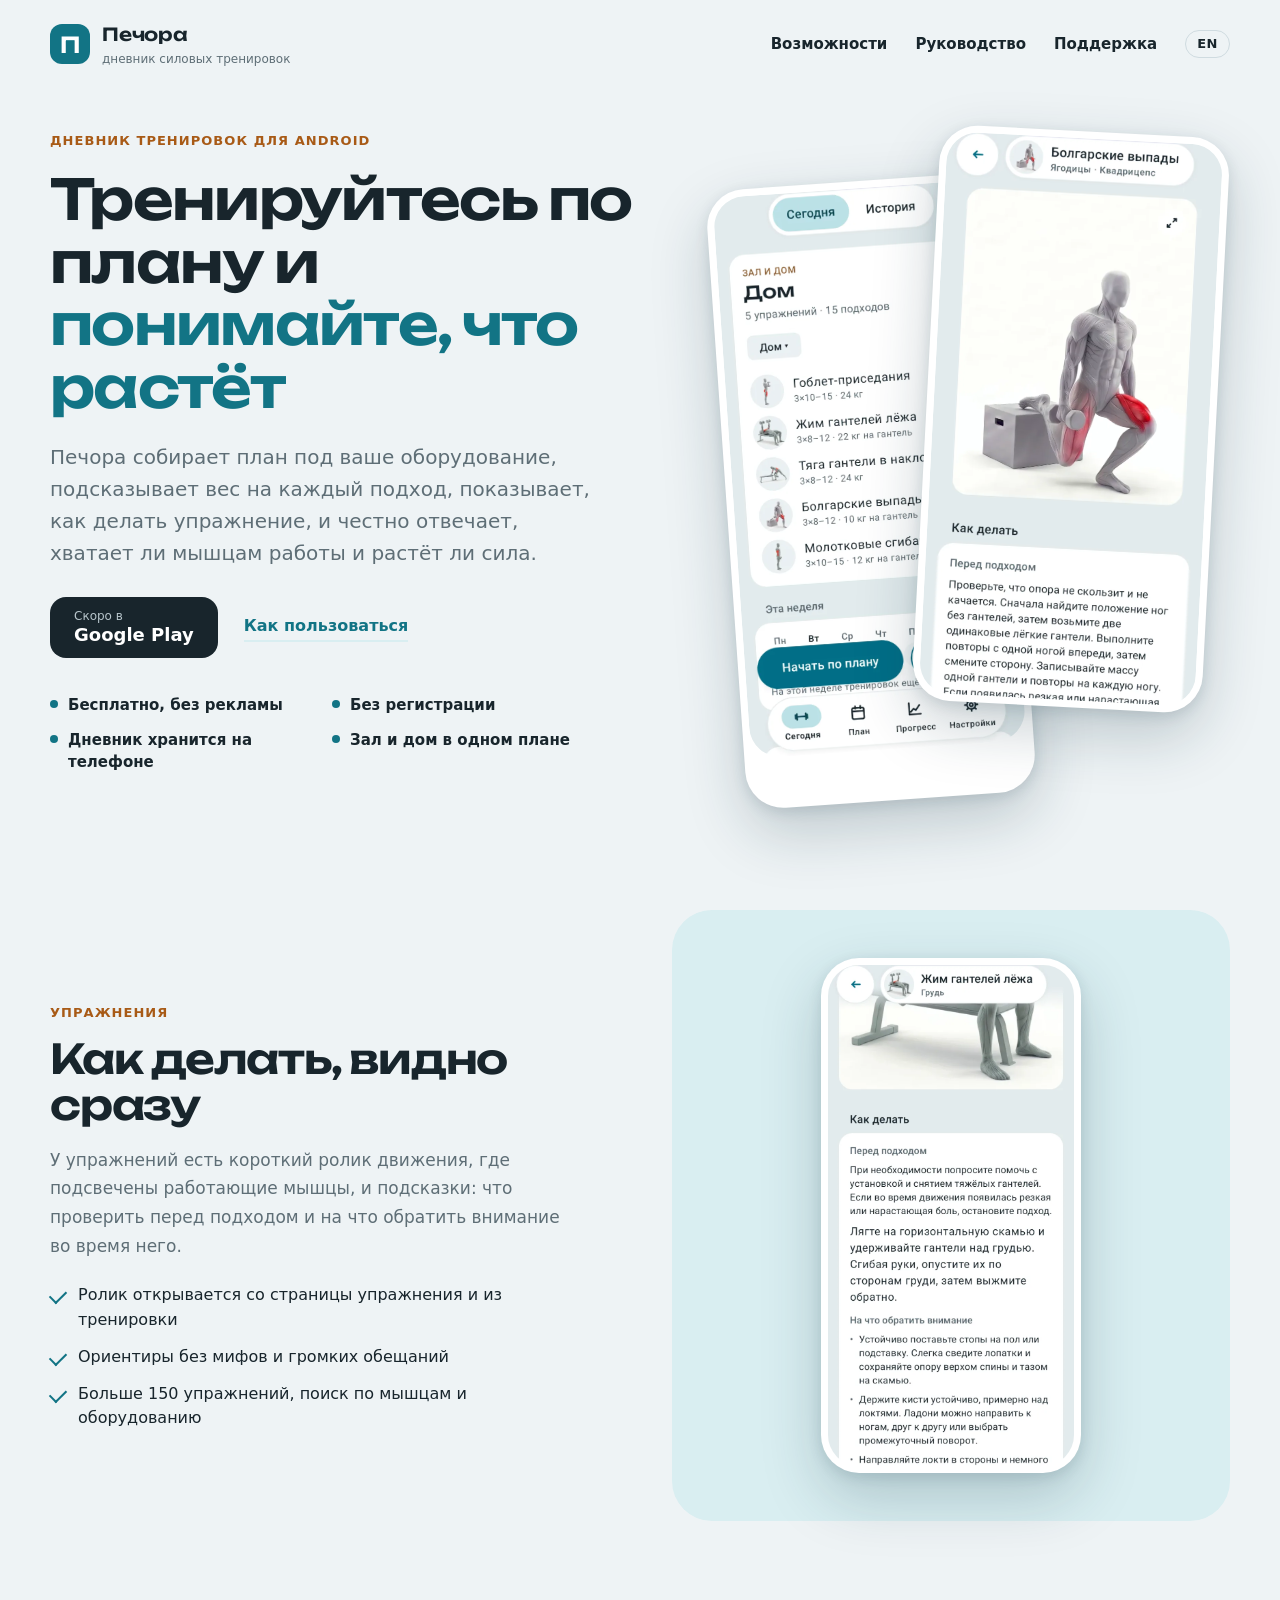
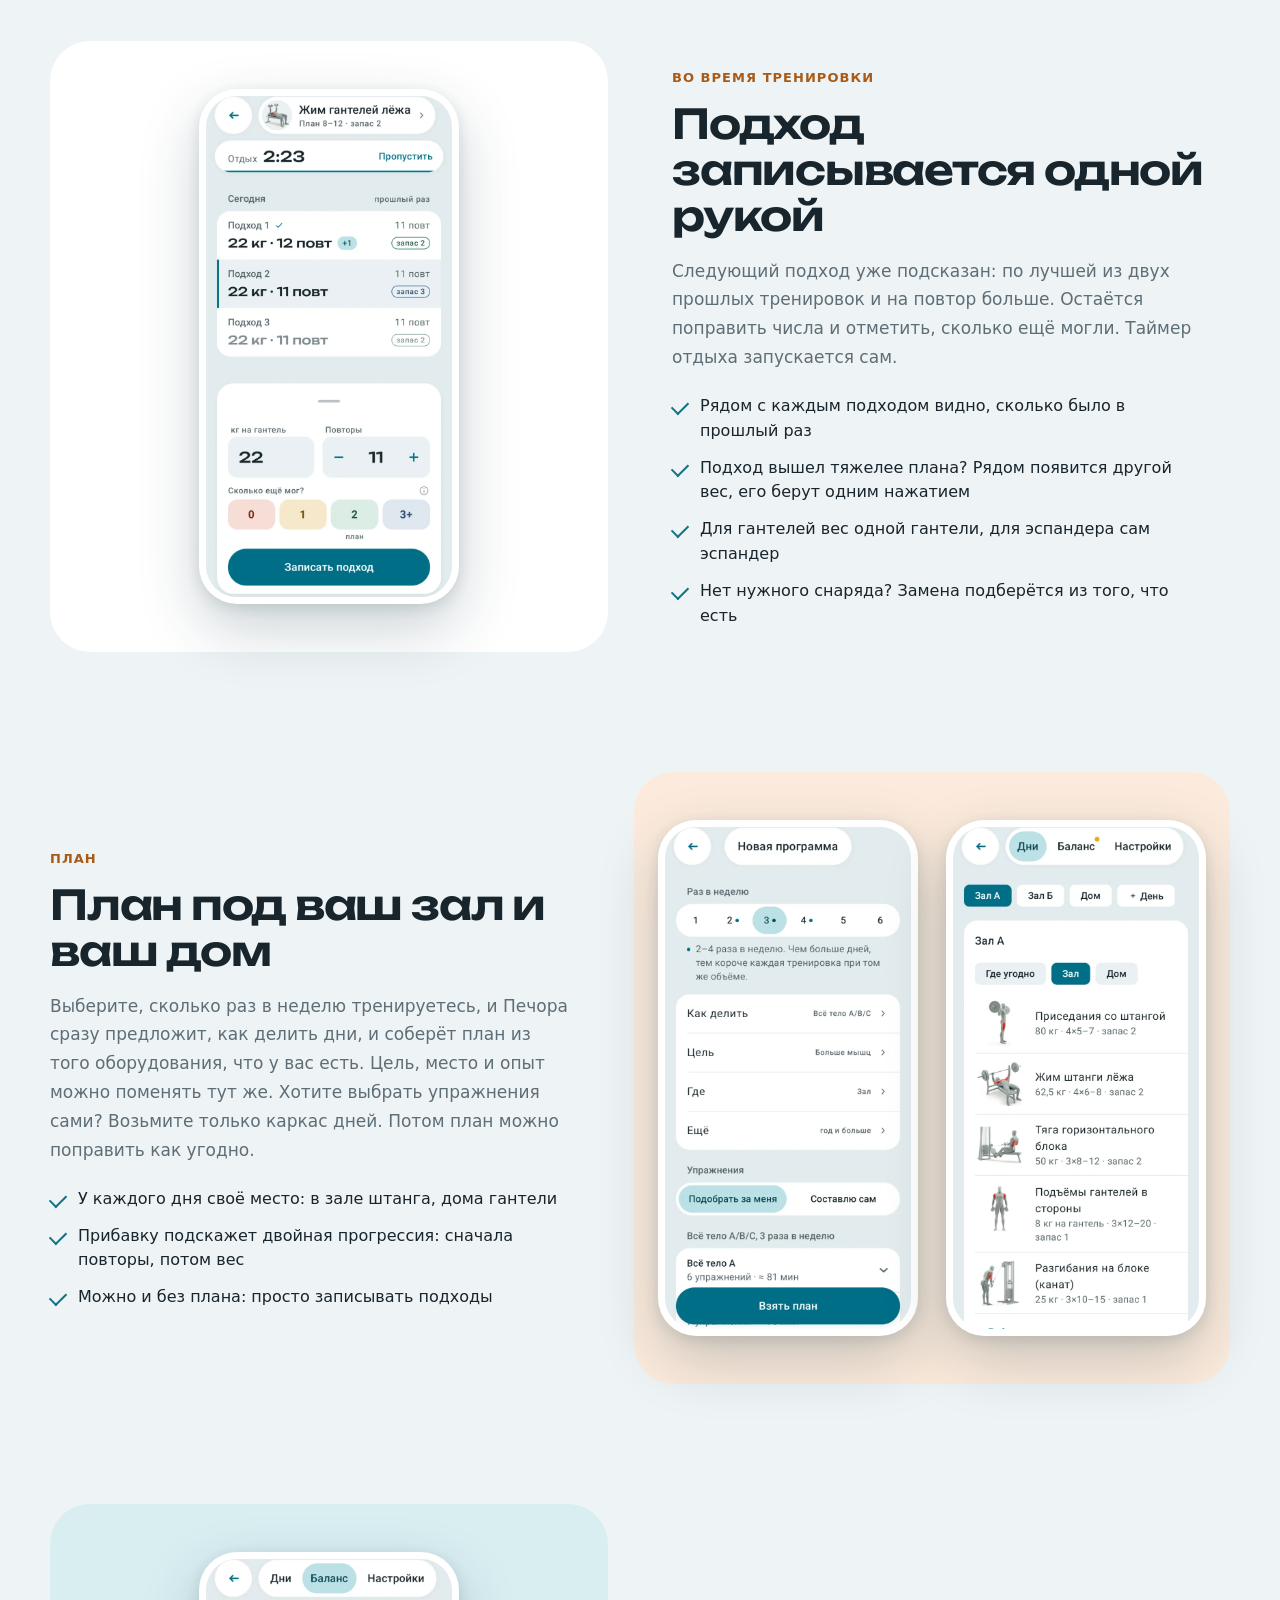
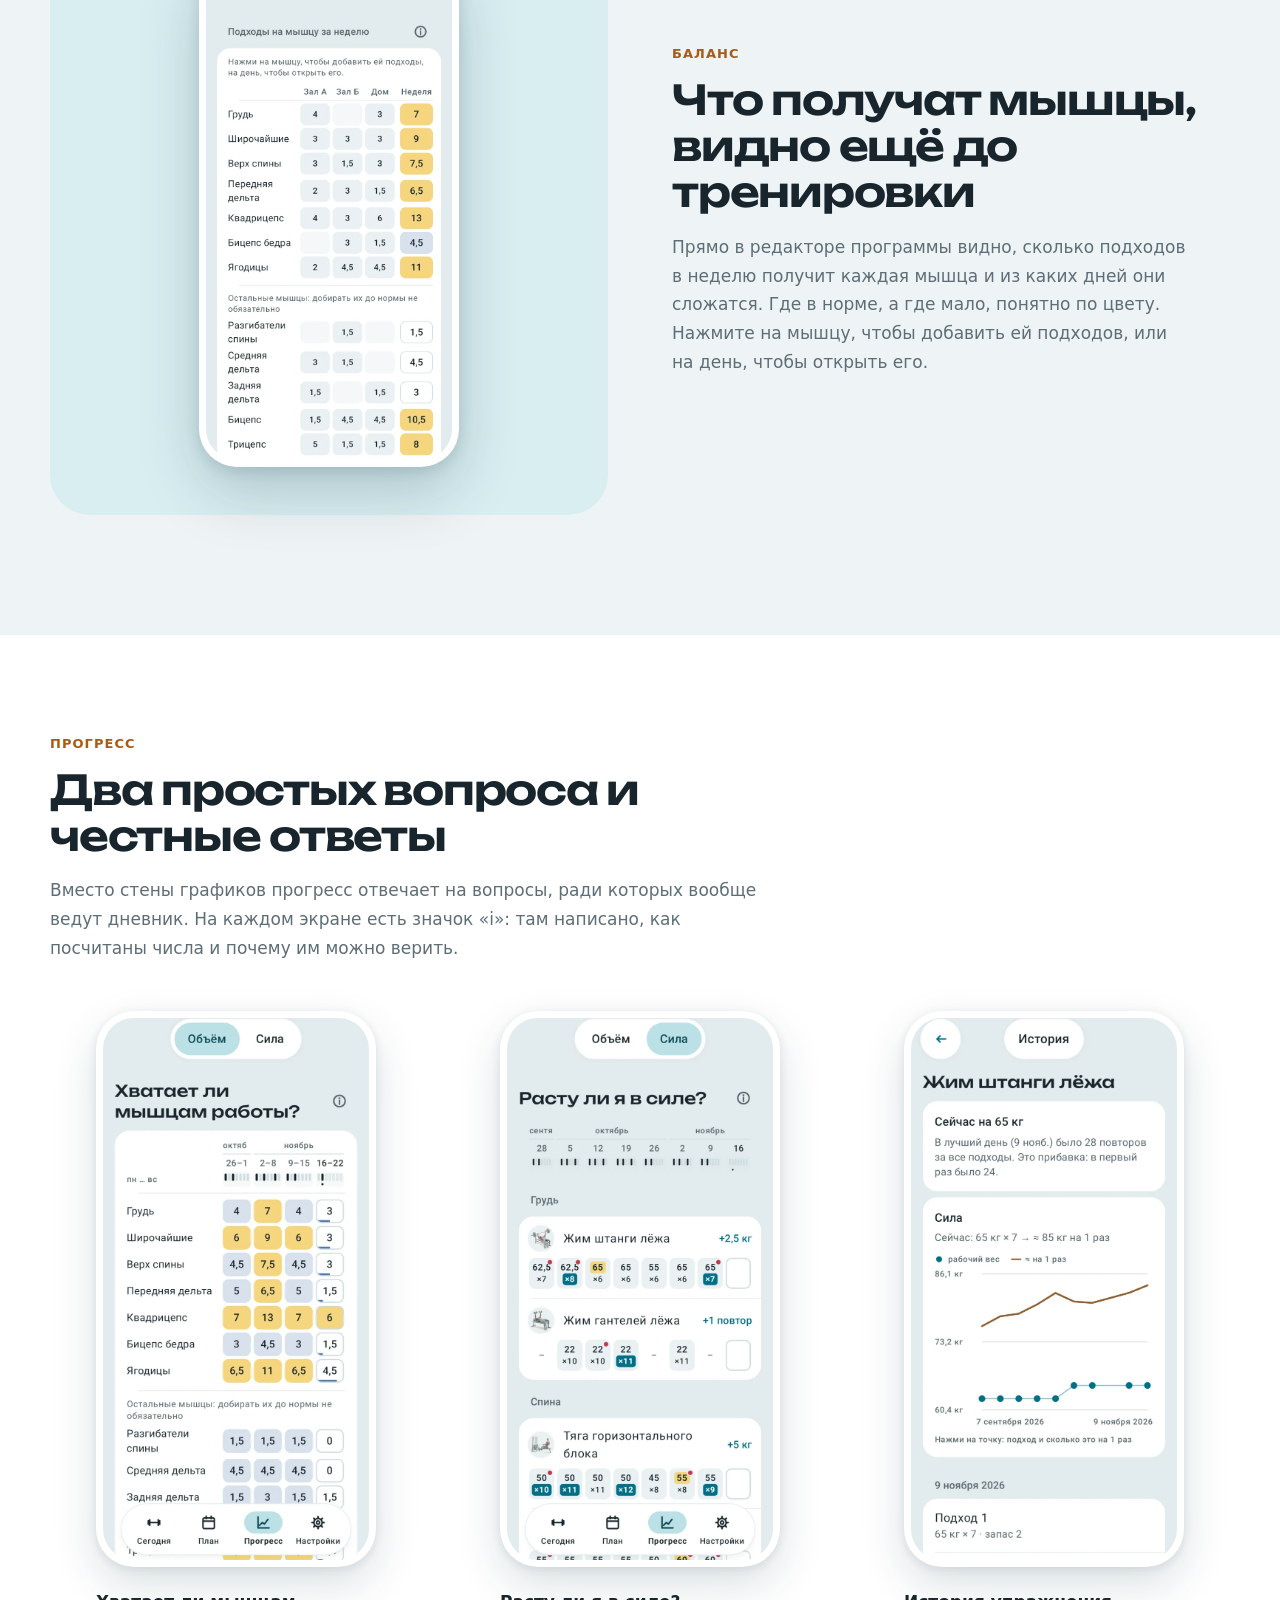
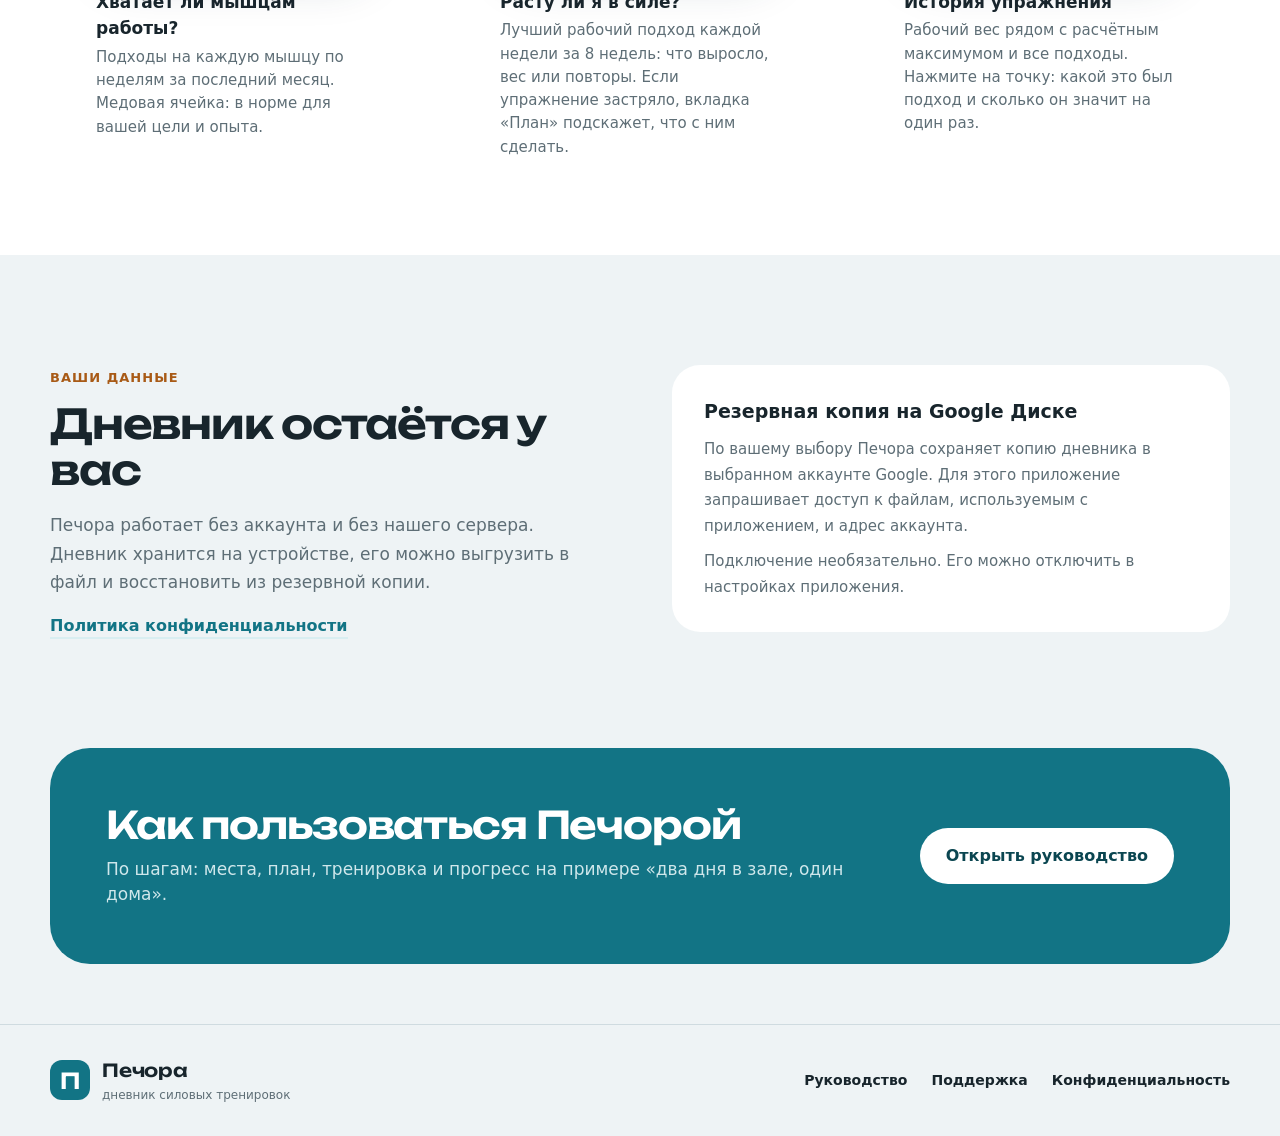
<file: index.html>
<!doctype html>
<html lang="ru">
<head>
  <meta charset="utf-8">
  <meta name="viewport" content="width=device-width, initial-scale=1">
  <meta name="description" content="Печора: дневник силовых тренировок для Android. План под ваш зал и дом, ролики упражнений, запись подхода одной рукой и честный прогресс. Бесплатно, без рекламы и регистрации.">
  <meta name="theme-color" content="#eef3f5">
  <link rel="icon" href="favicon.svg" type="image/svg+xml">
  <link rel="preload" href="fonts/unbounded.woff2" as="font" type="font/woff2" crossorigin>
  <title>Печора: дневник силовых тренировок</title>
  <link rel="stylesheet" href="styles.css">
  <link rel="alternate" hreflang="ru" href="https://pechora.iskateli.homes/"><link rel="alternate" hreflang="en" href="https://pechora.iskateli.homes/en/">
</head>
<body>
  <header class="header wrap">
    <a class="brand" href="index.html" aria-label="Печора, на главную"><span class="brand-mark" aria-hidden="true">П</span><span>Печора<small>дневник силовых тренировок</small></span></a>
    <nav aria-label="Основная навигация"><a class="nav-wide" href="#features">Возможности</a><a href="guide.html">Руководство</a><a class="nav-wide" href="support.html">Поддержка</a><a class="lang" href="en/" hreflang="en" lang="en" aria-label="English version">EN</a></nav>
  </header>

  <main>
    <section class="hero wrap">
      <div>
        <span class="eyebrow">Дневник тренировок для Android</span>
        <h1>Тренируйтесь по плану и <span>понимайте, что растёт</span></h1>
        <p class="lead">Печора собирает план под ваше оборудование, подсказывает вес на каждый подход, показывает, как делать упражнение, и честно отвечает, хватает ли мышцам работы и растёт ли сила.</p>
        <div class="cta">
          <span class="store"><small>Скоро в</small><b>Google Play</b></span>
          <a class="text-link" href="guide.html">Как пользоваться</a>
        </div>
        <ul class="facts">
          <li>Бесплатно, без рекламы</li>
          <li>Без регистрации</li>
          <li>Дневник хранится на телефоне</li>
          <li>Зал и дом в одном плане</li>
        </ul>
      </div>
      <div class="hero-phones">
        <div class="phone"><img src="images/app/today.webp" width="720" height="1467" alt="Экран «Сегодня»: домашний день программы «Зал и дом», пять упражнений с гантелями и неделя тренировок"></div>
        <div class="phone"><img src="images/app/exercise.webp" width="720" height="1467" alt="Страница упражнения «Болгарские выпады»: кадр ролика с подсвеченными мышцами и раздел «Как делать»"></div>
      </div>
    </section>

    <div class="features wrap" id="features">
      <section class="feature">
        <div class="feature-copy">
          <span class="eyebrow">Упражнения</span>
          <h2>Как делать, видно сразу</h2>
          <p>У упражнений есть короткий ролик движения, где подсвечены работающие мышцы, и подсказки: что проверить перед подходом и на что обратить внимание во время него.</p>
          <ul>
            <li>Ролик открывается со страницы упражнения и из тренировки</li>
            <li>Ориентиры без мифов и громких обещаний</li>
            <li>Больше 150 упражнений, поиск по мышцам и оборудованию</li>
          </ul>
        </div>
        <div class="feature-art tint">
          <div class="phone"><img src="images/app/how-to.webp" width="720" height="1467" loading="lazy" alt="Раздел «Как делать» у жима гантелей лёжа: что проверить перед подходом и на что обратить внимание"></div>
        </div>
      </section>

      <section class="feature">
        <div class="feature-copy">
          <span class="eyebrow">Во время тренировки</span>
          <h2>Подход записывается одной рукой</h2>
          <p>Следующий подход уже подсказан: по лучшей из двух прошлых тренировок и на повтор больше. Остаётся поправить числа и отметить, сколько ещё могли. Таймер отдыха запускается сам.</p>
          <ul>
            <li>Рядом с каждым подходом видно, сколько было в прошлый раз</li>
            <li>Подход вышел тяжелее плана? Рядом появится другой вес, его берут одним нажатием</li>
            <li>Для гантелей вес одной гантели, для эспандера сам эспандер</li>
            <li>Нет нужного снаряда? Замена подберётся из того, что есть</li>
          </ul>
        </div>
        <div class="feature-art">
          <div class="phone"><img src="images/app/set.webp" width="720" height="1467" loading="lazy" alt="Жим гантелей лёжа во время тренировки: первый подход записан, следующий подсказан, ввод веса и повторов, шкала «Сколько ещё мог» от 0 до 3+ и таймер отдыха"></div>
        </div>
      </section>

      <section class="feature">
        <div class="feature-copy">
          <span class="eyebrow">План</span>
          <h2>План под ваш зал и ваш дом</h2>
          <p>Выберите, сколько раз в неделю тренируетесь, и Печора сразу предложит, как делить дни, и соберёт план из того оборудования, что у вас есть. Цель, место и опыт можно поменять тут же. Хотите выбрать упражнения сами? Возьмите только каркас дней. Потом план можно поправить как угодно.</p>
          <ul>
            <li>У каждого дня своё место: в зале штанга, дома гантели</li>
            <li>Прибавку подскажет двойная прогрессия: сначала повторы, потом вес</li>
            <li>Можно и без плана: просто записывать подходы</li>
          </ul>
        </div>
        <div class="feature-art warm">
          <div class="phone"><img src="images/app/generator.webp" width="720" height="1467" loading="lazy" alt="Новая программа: 3 раза в неделю, деление «Всё тело A/B/C», цель «Больше мышц», место «Зал» и выбор «Подобрать за меня» или «Составлю сам»"></div>
          <div class="phone"><img src="images/app/program.webp" width="720" height="1467" loading="lazy" alt="Редактор программы: день «Зал А» с местом «Зал» и упражнениями со штангой и на блоках"></div>
        </div>
      </section>

      <section class="feature">
        <div class="feature-copy">
          <span class="eyebrow">Баланс</span>
          <h2>Что получат мышцы, видно ещё до тренировки</h2>
          <p>Прямо в редакторе программы видно, сколько подходов в неделю получит каждая мышца и из каких дней они сложатся. Где в норме, а где мало, понятно по цвету. Нажмите на мышцу, чтобы добавить ей подходов, или на день, чтобы открыть его.</p>
        </div>
        <div class="feature-art tint">
          <div class="phone"><img src="images/app/balance.webp" width="720" height="1467" loading="lazy" alt="Баланс плана: таблица подходов на мышцу по дням «Зал А», «Зал Б», «Дом» и за неделю, у бицепса бедра 4,5, меньше нормы"></div>
        </div>
      </section>
    </div>

    <section class="progress">
      <div class="wrap">
        <div class="progress-head">
          <span class="eyebrow">Прогресс</span>
          <h2>Два простых вопроса и честные ответы</h2>
          <p>Вместо стены графиков прогресс отвечает на вопросы, ради которых вообще ведут дневник. На каждом экране есть значок «i»: там написано, как посчитаны числа и почему им можно верить.</p>
        </div>
        <div class="progress-grid">
          <figure>
            <div class="phone"><img src="images/app/volume.webp" width="720" height="1467" loading="lazy" alt="«Хватает ли мышцам работы?»: таблица подходов по мышцам за четыре календарные недели, текущая неделя заполняется"></div>
            <figcaption><b>Хватает ли мышцам работы?</b>Подходы на каждую мышцу по неделям за последний месяц. Медовая ячейка: в норме для вашей цели и опыта.</figcaption>
          </figure>
          <figure>
            <div class="phone"><img src="images/app/strength.webp" width="720" height="1467" loading="lazy" alt="«Расту ли я в силе?»: лучший подход каждой недели у жима штанги лёжа и других упражнений, прибавка справа"></div>
            <figcaption><b>Расту ли я в силе?</b>Лучший рабочий подход каждой недели за 8 недель: что выросло, вес или повторы. Если упражнение застряло, вкладка «План» подскажет, что с ним сделать.</figcaption>
          </figure>
          <figure>
            <div class="phone"><img src="images/app/history.webp" width="720" height="1467" loading="lazy" alt="История жима штанги лёжа: сейчас 65 кг, график рабочего веса и расчётного максимума, подходы последней тренировки"></div>
            <figcaption><b>История упражнения</b>Рабочий вес рядом с расчётным максимумом и все подходы. Нажмите на точку: какой это был подход и сколько он значит на один раз.</figcaption>
          </figure>
        </div>
      </div>
    </section>

    <section class="data wrap" id="data">
      <div>
        <span class="eyebrow">Ваши данные</span>
        <h2>Дневник остаётся у вас</h2>
        <p>Печора работает без аккаунта и без нашего сервера. Дневник хранится на устройстве, его можно выгрузить в файл и восстановить из резервной копии.</p>
        <a class="text-link" href="privacy.html">Политика конфиденциальности</a>
      </div>
      <div class="data-card">
        <h3>Резервная копия на Google Диске</h3>
        <p>По вашему выбору Печора сохраняет копию дневника в выбранном аккаунте Google. Для этого приложение запрашивает доступ к файлам, используемым с приложением, и адрес аккаунта.</p>
        <p>Подключение необязательно. Его можно отключить в настройках приложения.</p>
      </div>
    </section>


    <section class="closing wrap">
      <div>
        <h2>Как пользоваться Печорой</h2>
        <p>По шагам: места, план, тренировка и прогресс на примере «два дня в зале, один дома».</p>
      </div>
      <a class="button" href="guide.html">Открыть руководство</a>
    </section>
  </main>

  <footer class="footer">
    <div class="wrap footer-inner">
      <a class="brand" href="index.html"><span class="brand-mark" aria-hidden="true">П</span><span>Печора<small>дневник силовых тренировок</small></span></a>
      <div class="footer-links"><a href="guide.html">Руководство</a><a href="support.html">Поддержка</a><a href="privacy.html">Конфиденциальность</a></div>
    </div>
  </footer>
</body>
</html>
</file>
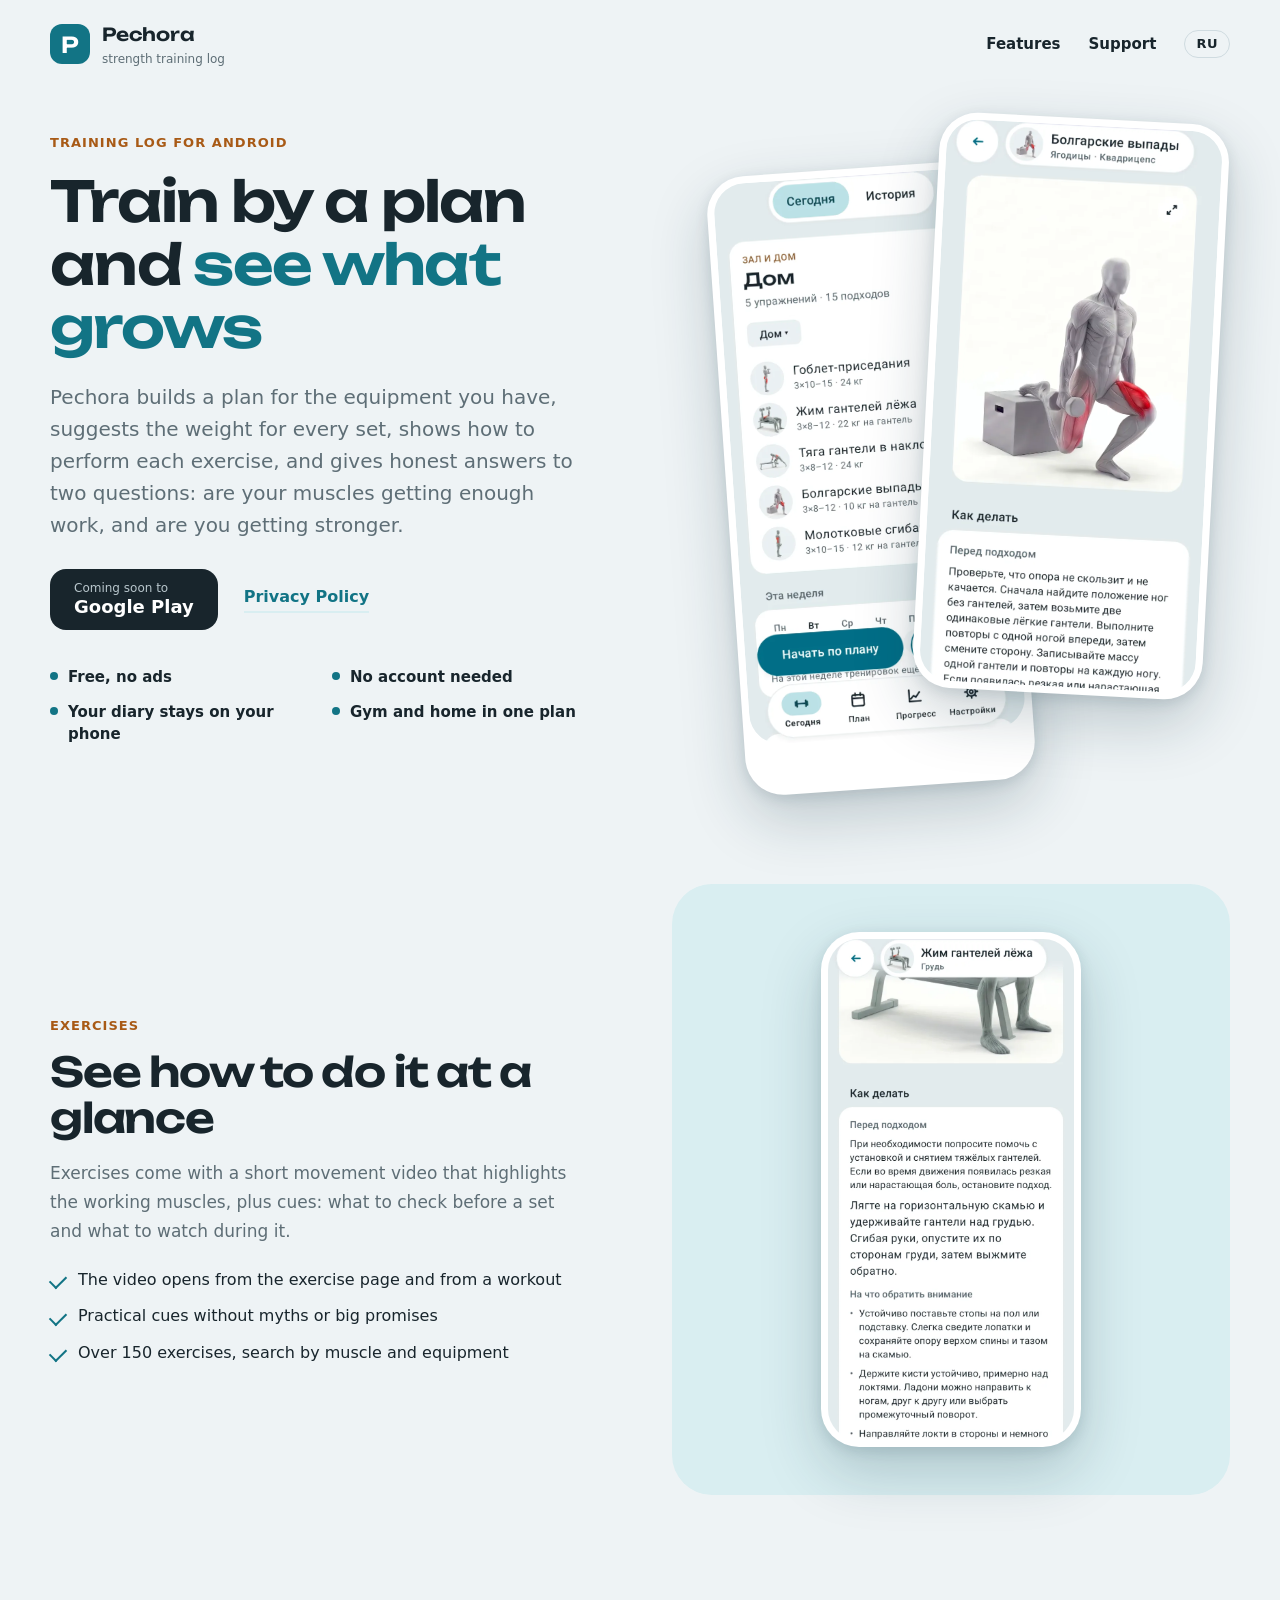
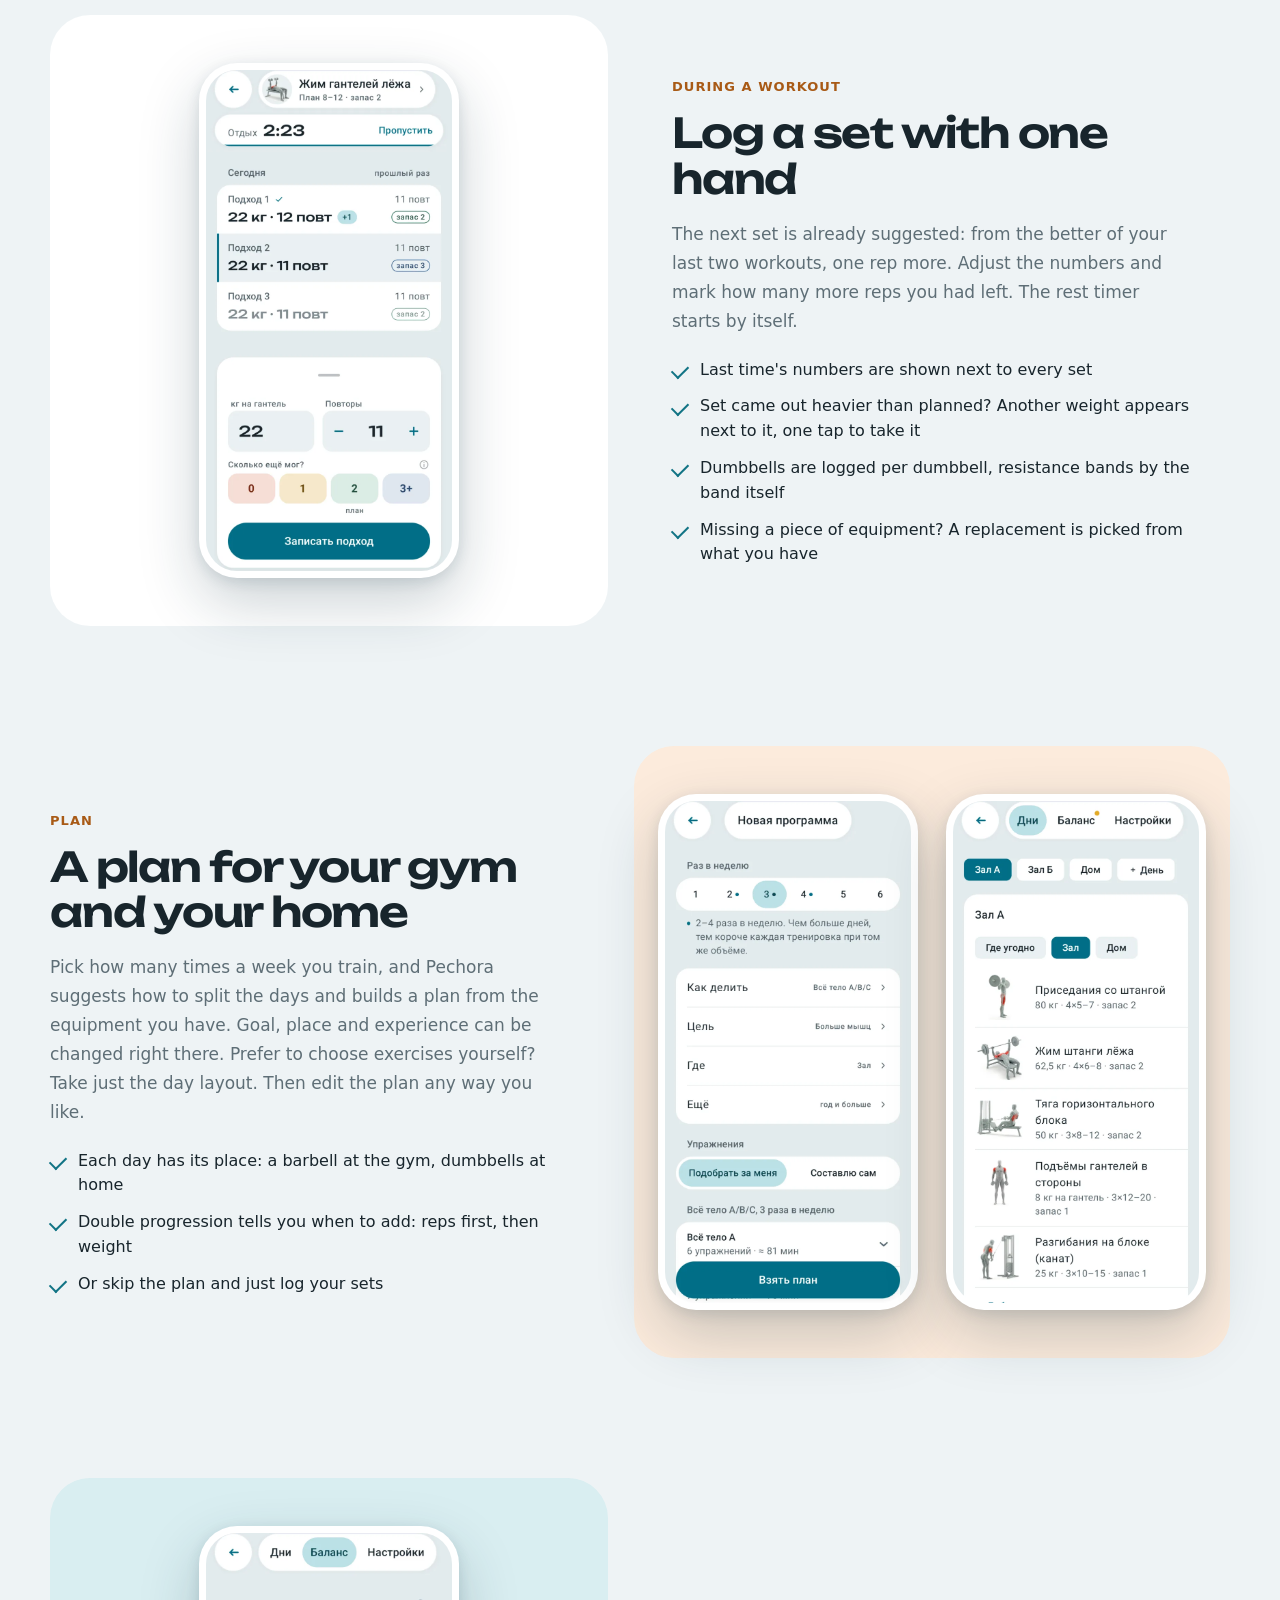
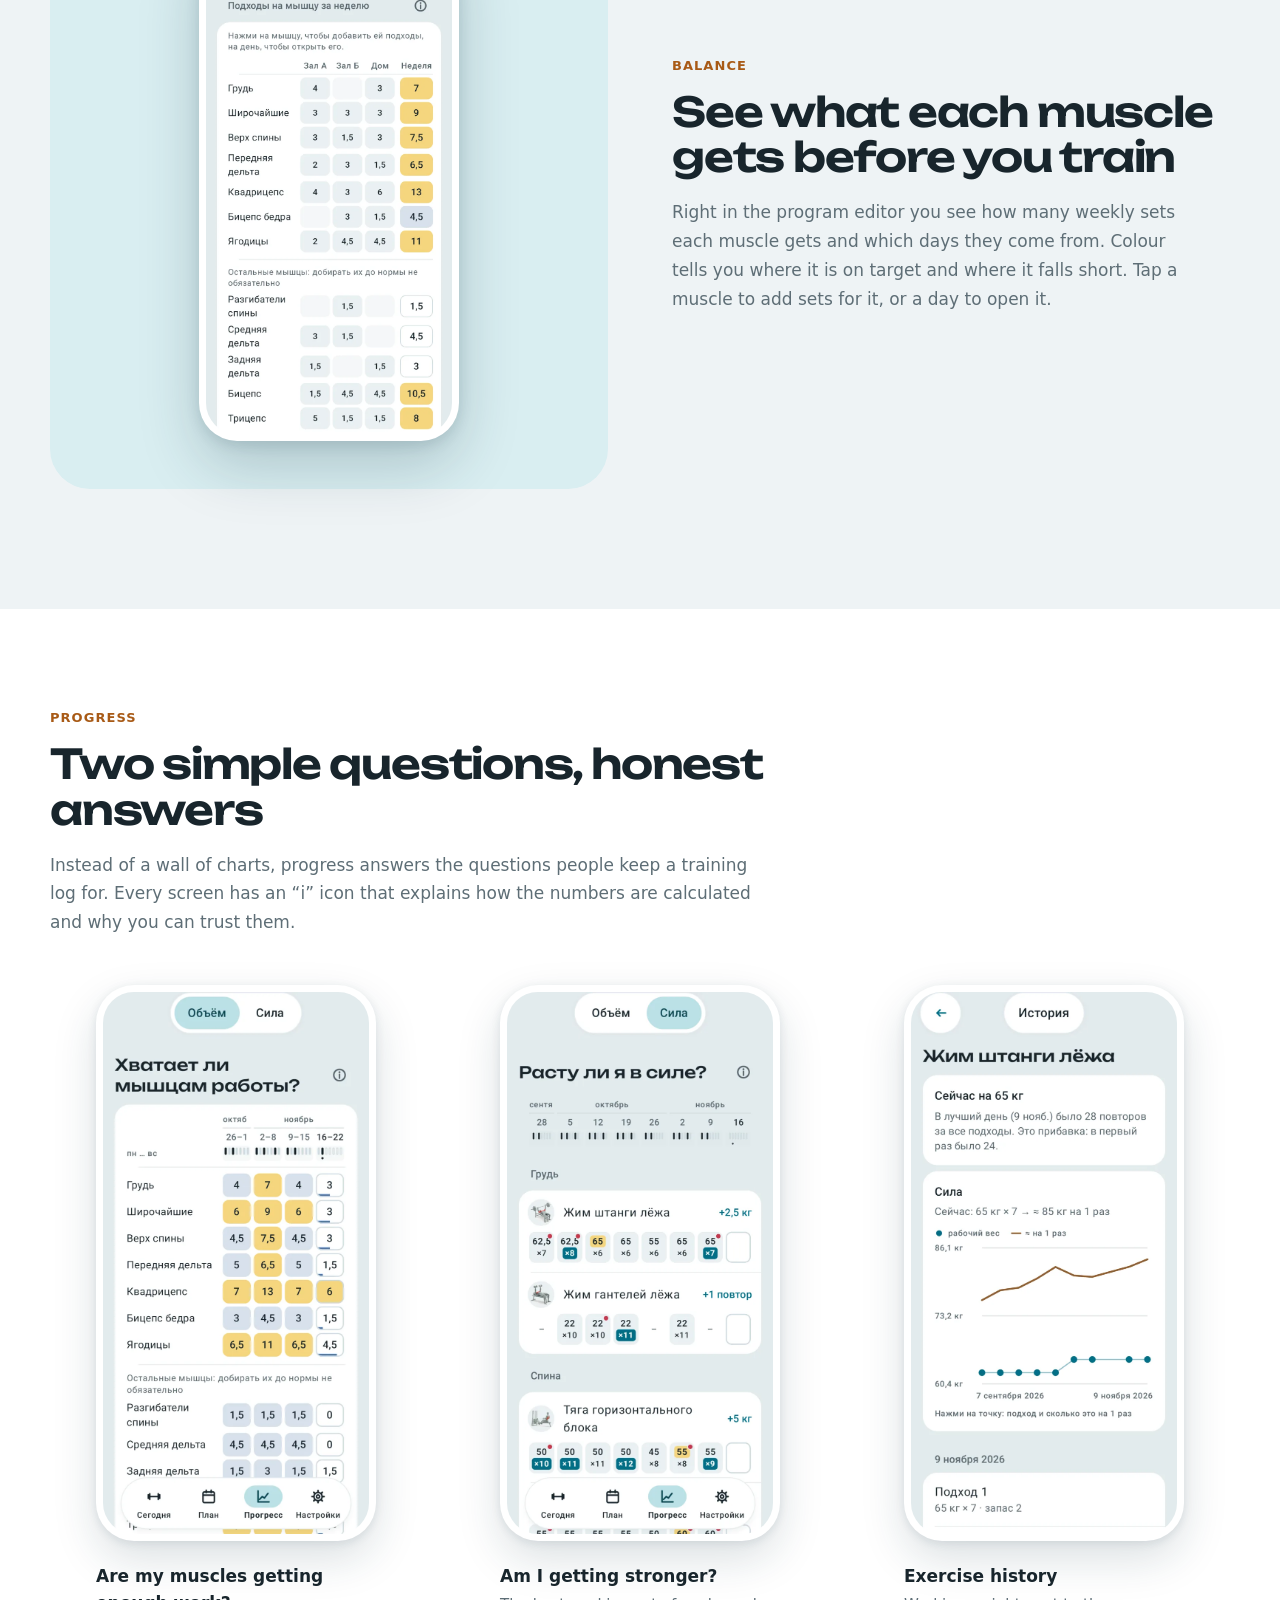
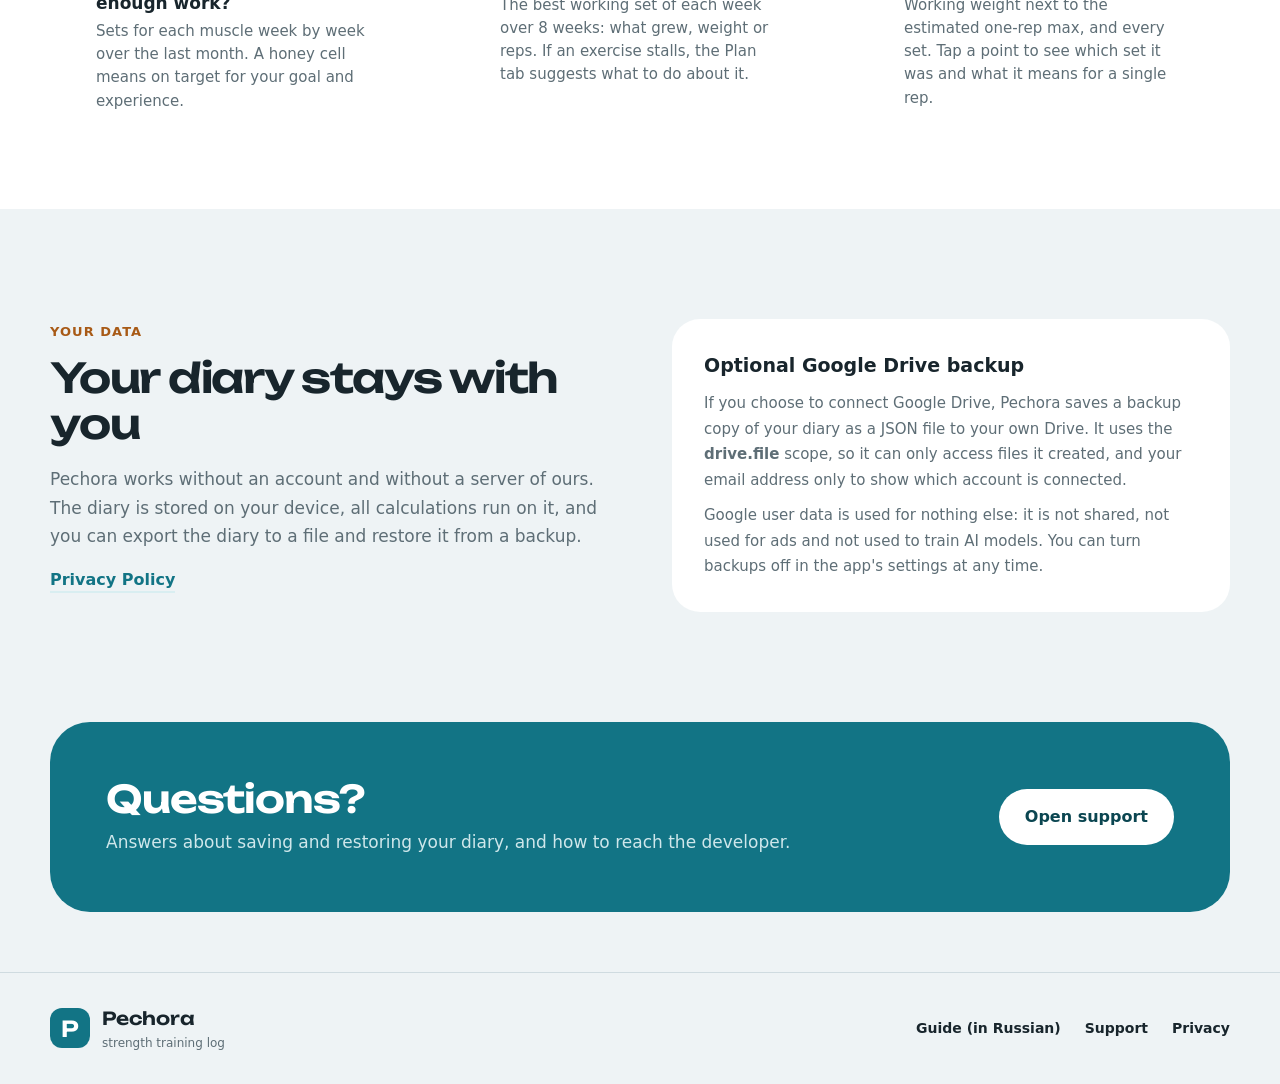
<file: en/index.html>
<!doctype html>
<html lang="en">
<head>
  <meta charset="utf-8">
  <meta name="viewport" content="width=device-width, initial-scale=1">
  <meta name="description" content="Pechora: a strength training log for Android. A plan for your gym and your home, exercise videos, one-handed set logging and honest progress. Free, no ads, no account.">
  <meta name="theme-color" content="#eef3f5">
  <link rel="icon" href="../favicon.svg" type="image/svg+xml">
  <link rel="preload" href="../fonts/unbounded.woff2" as="font" type="font/woff2" crossorigin>
  <title>Pechora: strength training log</title>
  <link rel="stylesheet" href="../styles.css">
  <link rel="alternate" hreflang="ru" href="https://pechora.iskateli.homes/"><link rel="alternate" hreflang="en" href="https://pechora.iskateli.homes/en/">
</head>
<body>
  <header class="header wrap">
    <a class="brand" href="./" aria-label="Pechora, home"><span class="brand-mark" aria-hidden="true">P</span><span>Pechora<small>strength training log</small></span></a>
    <nav aria-label="Main navigation"><a class="nav-wide" href="#features">Features</a><a href="support.html">Support</a><a class="lang" href="../" hreflang="ru" lang="ru" aria-label="Русская версия">RU</a></nav>
  </header>

  <main>
    <section class="hero wrap">
      <div>
        <span class="eyebrow">Training log for Android</span>
        <h1>Train by a plan and <span>see what grows</span></h1>
        <p class="lead">Pechora builds a plan for the equipment you have, suggests the weight for every set, shows how to perform each exercise, and gives honest answers to two questions: are your muscles getting enough work, and are you getting stronger.</p>
        <div class="cta">
          <span class="store"><small>Coming soon to</small><b>Google Play</b></span>
          <a class="text-link" href="privacy.html">Privacy Policy</a>
        </div>
        <ul class="facts">
          <li>Free, no ads</li>
          <li>No account needed</li>
          <li>Your diary stays on your phone</li>
          <li>Gym and home in one plan</li>
        </ul>
      </div>
      <div class="hero-phones">
        <div class="phone"><img src="../images/app/today.webp" width="720" height="1467" alt="Today screen: the home day of a gym-and-home program, five dumbbell exercises and the week's workouts"></div>
        <div class="phone"><img src="../images/app/exercise.webp" width="720" height="1467" alt="Exercise page for Bulgarian split squats: a video frame with the working muscles highlighted and a how-to section"></div>
      </div>
    </section>

    <div class="features wrap" id="features">
      <section class="feature">
        <div class="feature-copy">
          <span class="eyebrow">Exercises</span>
          <h2>See how to do it at a glance</h2>
          <p>Exercises come with a short movement video that highlights the working muscles, plus cues: what to check before a set and what to watch during it.</p>
          <ul>
            <li>The video opens from the exercise page and from a workout</li>
            <li>Practical cues without myths or big promises</li>
            <li>Over 150 exercises, search by muscle and equipment</li>
          </ul>
        </div>
        <div class="feature-art tint">
          <div class="phone"><img src="../images/app/how-to.webp" width="720" height="1467" loading="lazy" alt="How-to section for the dumbbell bench press: what to check before a set and what to watch"></div>
        </div>
      </section>

      <section class="feature">
        <div class="feature-copy">
          <span class="eyebrow">During a workout</span>
          <h2>Log a set with one hand</h2>
          <p>The next set is already suggested: from the better of your last two workouts, one rep more. Adjust the numbers and mark how many more reps you had left. The rest timer starts by itself.</p>
          <ul>
            <li>Last time's numbers are shown next to every set</li>
            <li>Set came out heavier than planned? Another weight appears next to it, one tap to take it</li>
            <li>Dumbbells are logged per dumbbell, resistance bands by the band itself</li>
            <li>Missing a piece of equipment? A replacement is picked from what you have</li>
          </ul>
        </div>
        <div class="feature-art">
          <div class="phone"><img src="../images/app/set.webp" width="720" height="1467" loading="lazy" alt="Dumbbell bench press during a workout: the first set logged, the next one suggested, weight and reps entry, a 0 to 3+ reps-in-reserve scale and the rest timer"></div>
        </div>
      </section>

      <section class="feature">
        <div class="feature-copy">
          <span class="eyebrow">Plan</span>
          <h2>A plan for your gym and your home</h2>
          <p>Pick how many times a week you train, and Pechora suggests how to split the days and builds a plan from the equipment you have. Goal, place and experience can be changed right there. Prefer to choose exercises yourself? Take just the day layout. Then edit the plan any way you like.</p>
          <ul>
            <li>Each day has its place: a barbell at the gym, dumbbells at home</li>
            <li>Double progression tells you when to add: reps first, then weight</li>
            <li>Or skip the plan and just log your sets</li>
          </ul>
        </div>
        <div class="feature-art warm">
          <div class="phone"><img src="../images/app/generator.webp" width="720" height="1467" loading="lazy" alt="New program: three times a week, a full body A/B/C split, goal, place and a choice between a ready plan and building it yourself"></div>
          <div class="phone"><img src="../images/app/program.webp" width="720" height="1467" loading="lazy" alt="Program editor: a gym day with barbell and cable exercises"></div>
        </div>
      </section>

      <section class="feature">
        <div class="feature-copy">
          <span class="eyebrow">Balance</span>
          <h2>See what each muscle gets before you train</h2>
          <p>Right in the program editor you see how many weekly sets each muscle gets and which days they come from. Colour tells you where it is on target and where it falls short. Tap a muscle to add sets for it, or a day to open it.</p>
        </div>
        <div class="feature-art tint">
          <div class="phone"><img src="../images/app/balance.webp" width="720" height="1467" loading="lazy" alt="Plan balance: a table of sets per muscle by day and for the week, hamstrings at 4.5, below target"></div>
        </div>
      </section>
    </div>

    <section class="progress">
      <div class="wrap">
        <div class="progress-head">
          <span class="eyebrow">Progress</span>
          <h2>Two simple questions, honest answers</h2>
          <p>Instead of a wall of charts, progress answers the questions people keep a training log for. Every screen has an “i” icon that explains how the numbers are calculated and why you can trust them.</p>
        </div>
        <div class="progress-grid">
          <figure>
            <div class="phone"><img src="../images/app/volume.webp" width="720" height="1467" loading="lazy" alt="Are muscles getting enough work: a table of sets per muscle over four calendar weeks, the current week filling up"></div>
            <figcaption><b>Are my muscles getting enough work?</b>Sets for each muscle week by week over the last month. A honey cell means on target for your goal and experience.</figcaption>
          </figure>
          <figure>
            <div class="phone"><img src="../images/app/strength.webp" width="720" height="1467" loading="lazy" alt="Am I getting stronger: the best set of each week for the barbell bench press and other exercises, with the gain on the right"></div>
            <figcaption><b>Am I getting stronger?</b>The best working set of each week over 8 weeks: what grew, weight or reps. If an exercise stalls, the Plan tab suggests what to do about it.</figcaption>
          </figure>
          <figure>
            <div class="phone"><img src="../images/app/history.webp" width="720" height="1467" loading="lazy" alt="Barbell bench press history: 65 kg now, a chart of working weight and estimated one-rep max, the last workout's sets"></div>
            <figcaption><b>Exercise history</b>Working weight next to the estimated one-rep max, and every set. Tap a point to see which set it was and what it means for a single rep.</figcaption>
          </figure>
        </div>
      </div>
    </section>

    <section class="data wrap" id="data">
      <div>
        <span class="eyebrow">Your data</span>
        <h2>Your diary stays with you</h2>
        <p>Pechora works without an account and without a server of ours. The diary is stored on your device, all calculations run on it, and you can export the diary to a file and restore it from a backup.</p>
        <a class="text-link" href="privacy.html">Privacy Policy</a>
      </div>
      <div class="data-card">
        <h3>Optional Google Drive backup</h3>
        <p>If you choose to connect Google Drive, Pechora saves a backup copy of your diary as a JSON file to your own Drive. It uses the <b>drive.file</b> scope, so it can only access files it created, and your email address only to show which account is connected.</p>
        <p>Google user data is used for nothing else: it is not shared, not used for ads and not used to train AI models. You can turn backups off in the app's settings at any time.</p>
      </div>
    </section>

    <section class="closing wrap">
      <div>
        <h2>Questions?</h2>
        <p>Answers about saving and restoring your diary, and how to reach the developer.</p>
      </div>
      <a class="button" href="support.html">Open support</a>
    </section>
  </main>

  <footer class="footer">
    <div class="wrap footer-inner">
      <a class="brand" href="./"><span class="brand-mark" aria-hidden="true">P</span><span>Pechora<small>strength training log</small></span></a>
      <div class="footer-links"><a href="../guide.html" hreflang="ru">Guide (in Russian)</a><a href="support.html">Support</a><a href="privacy.html">Privacy</a></div>
    </div>
  </footer>
</body>
</html>
</file>
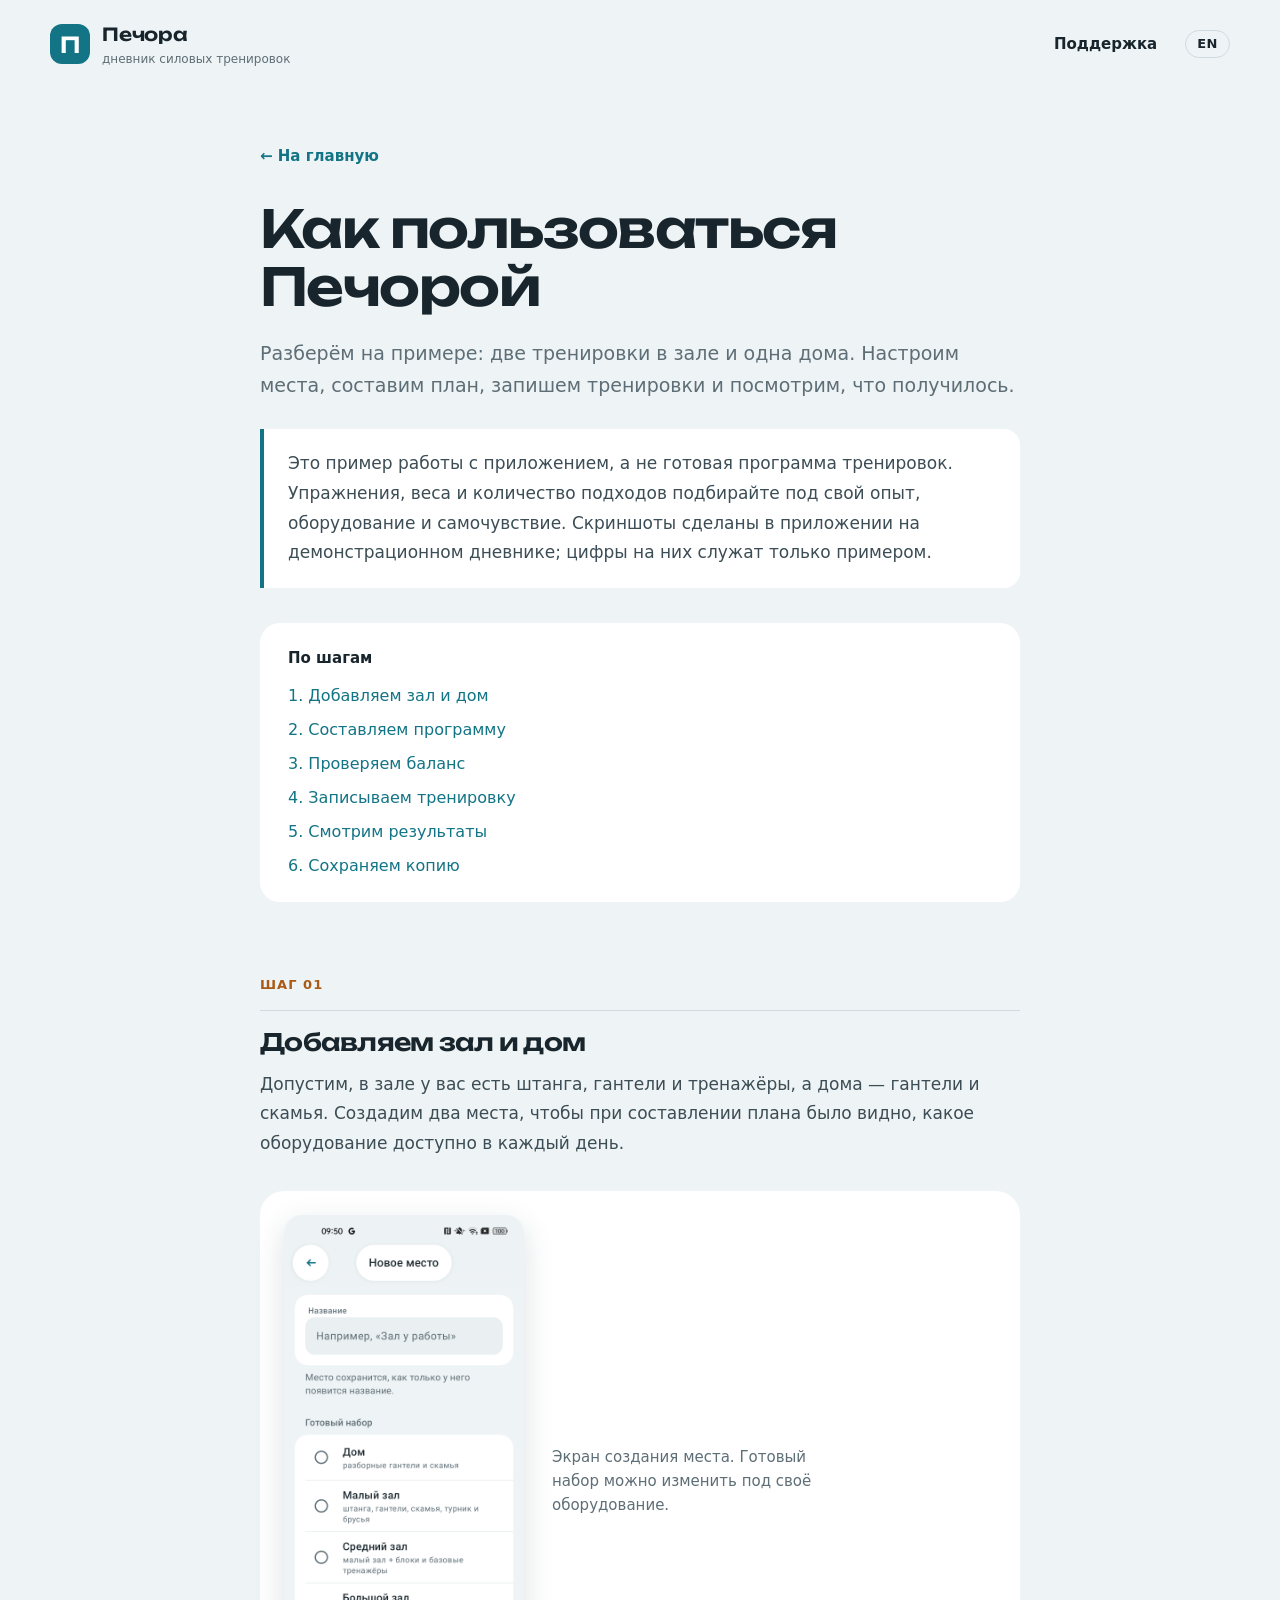
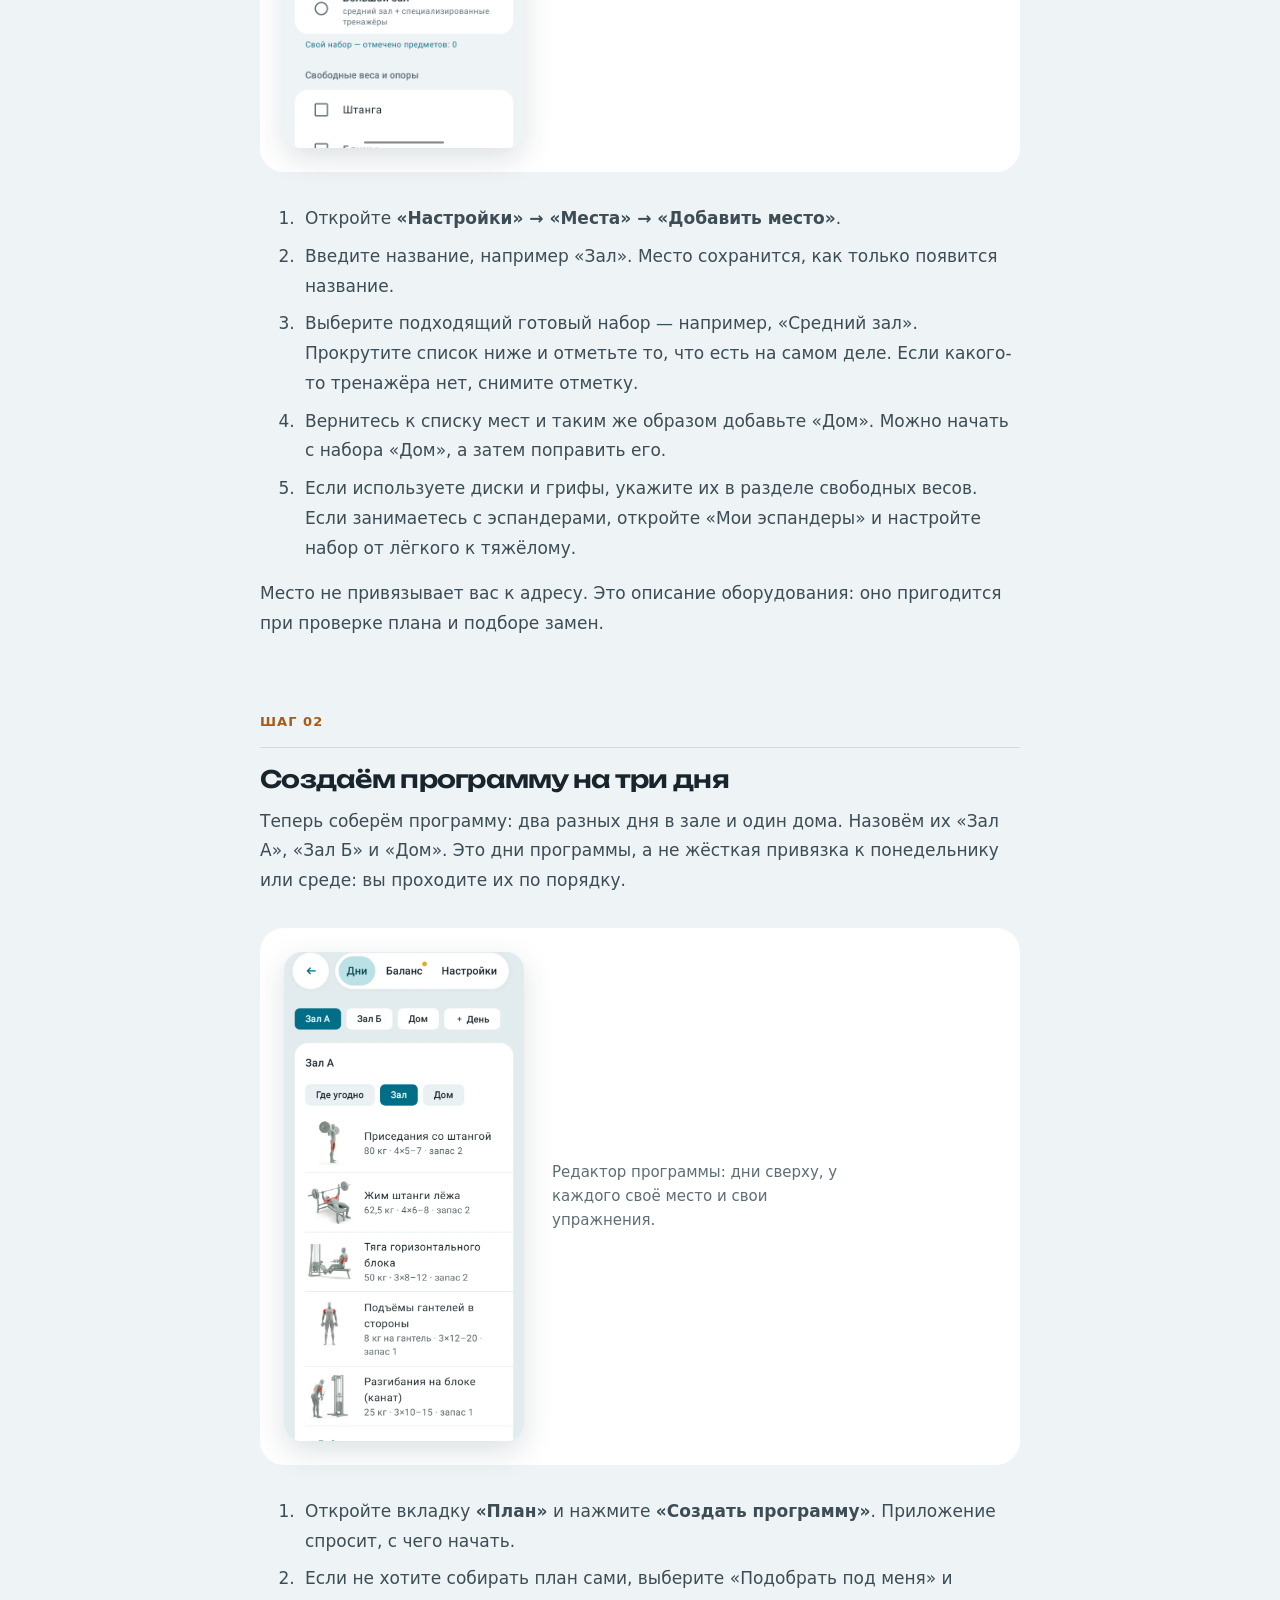
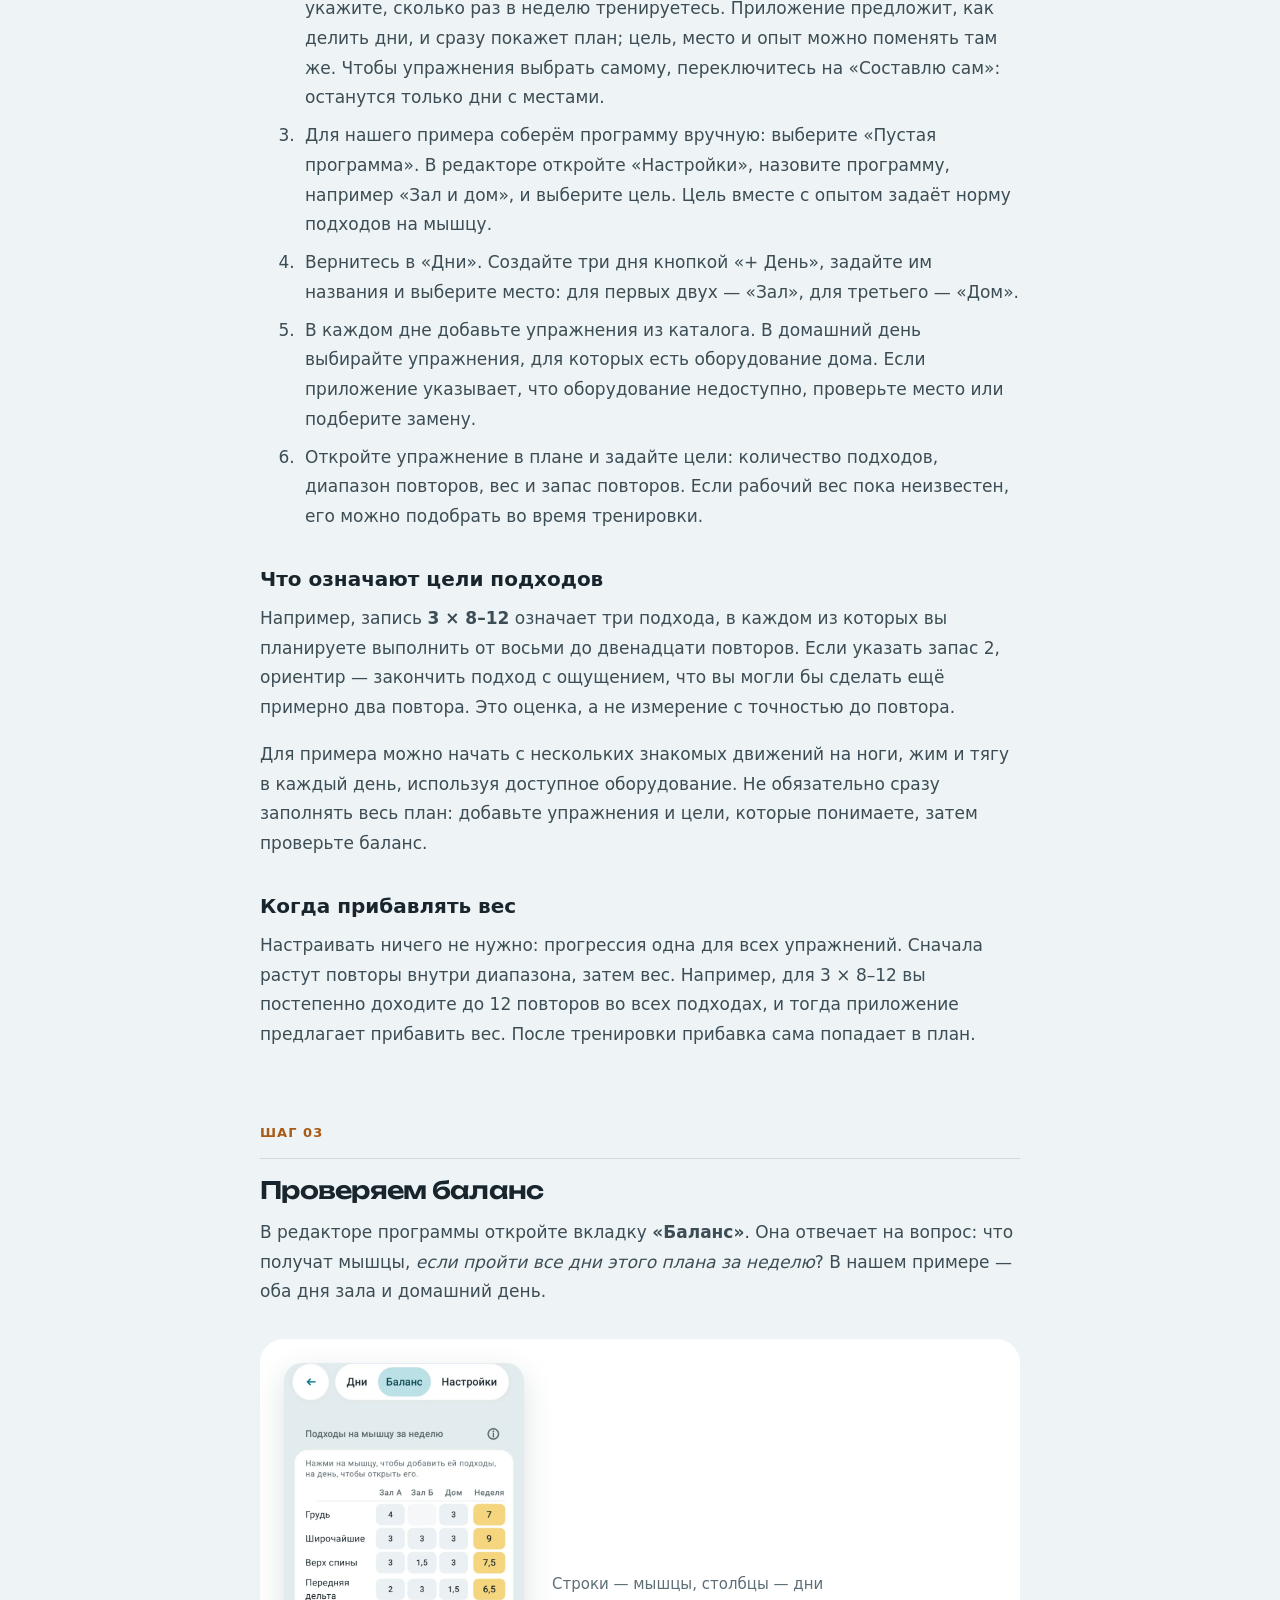
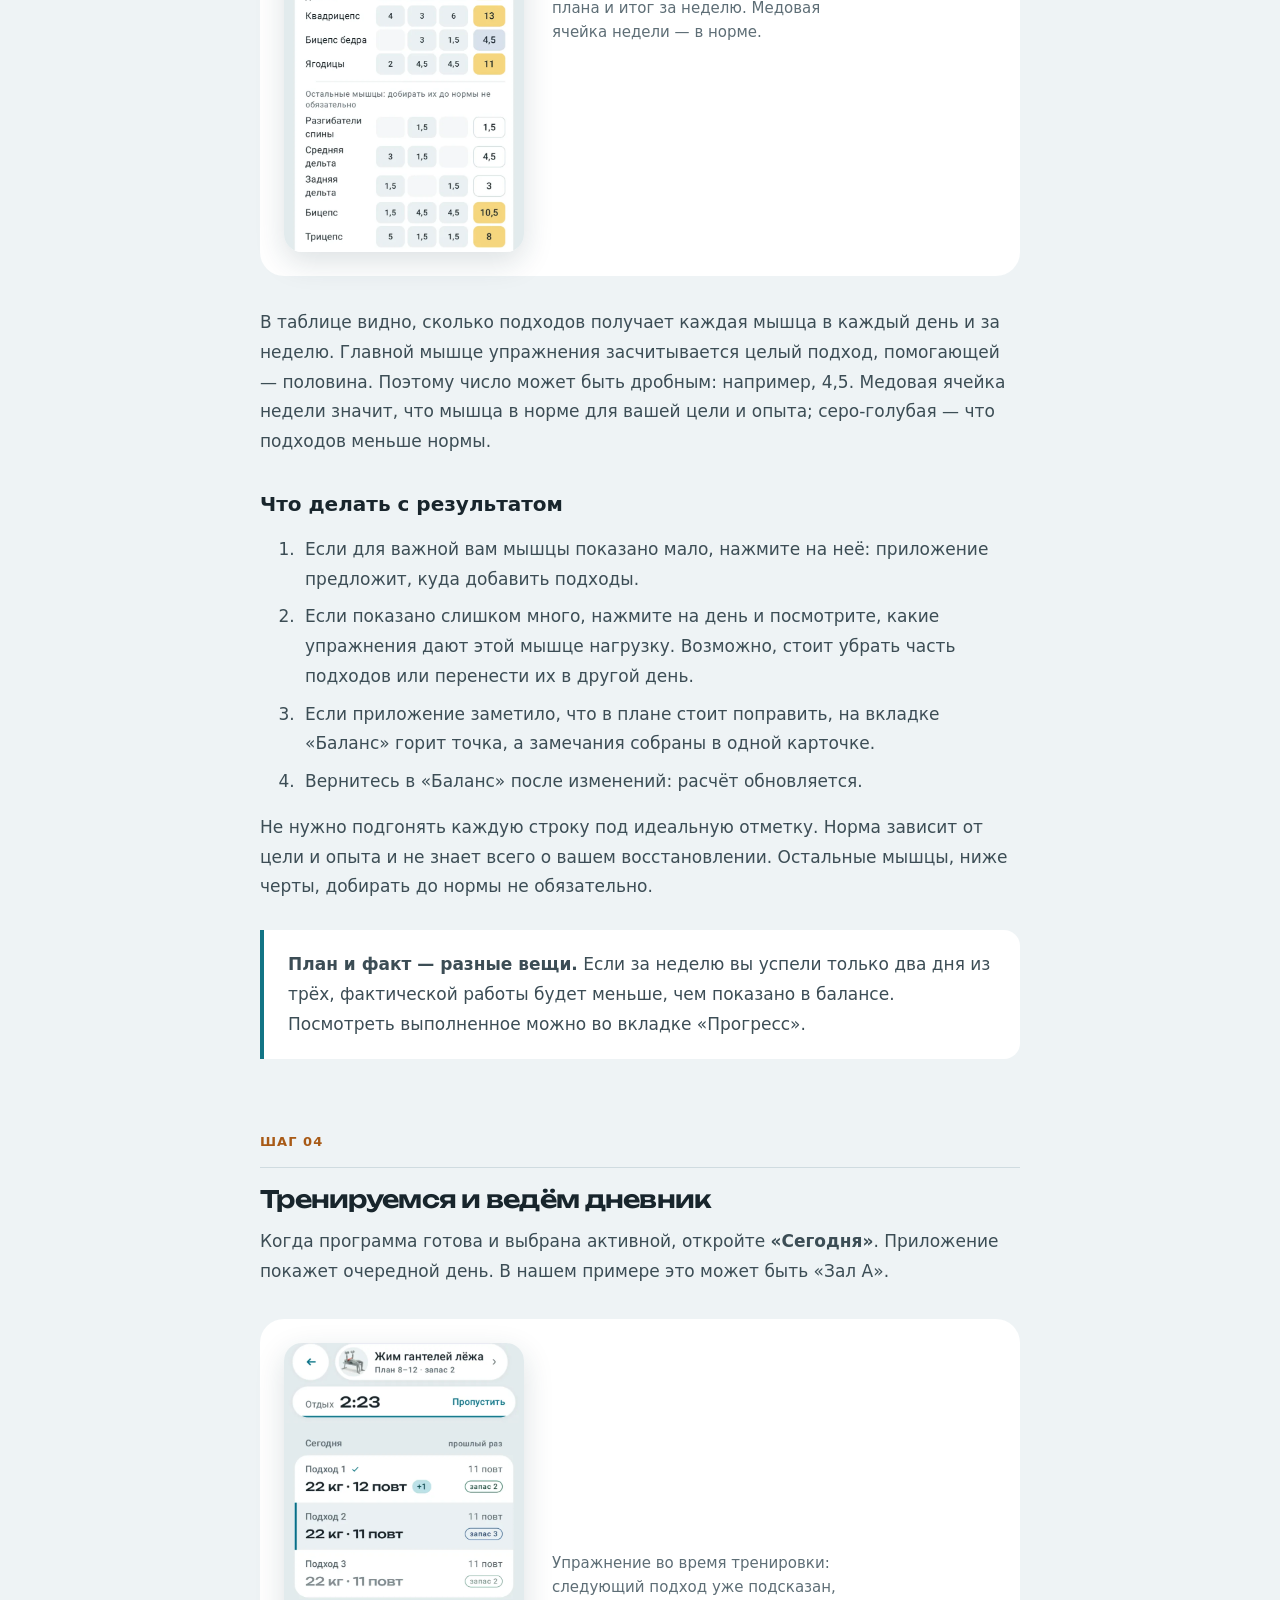
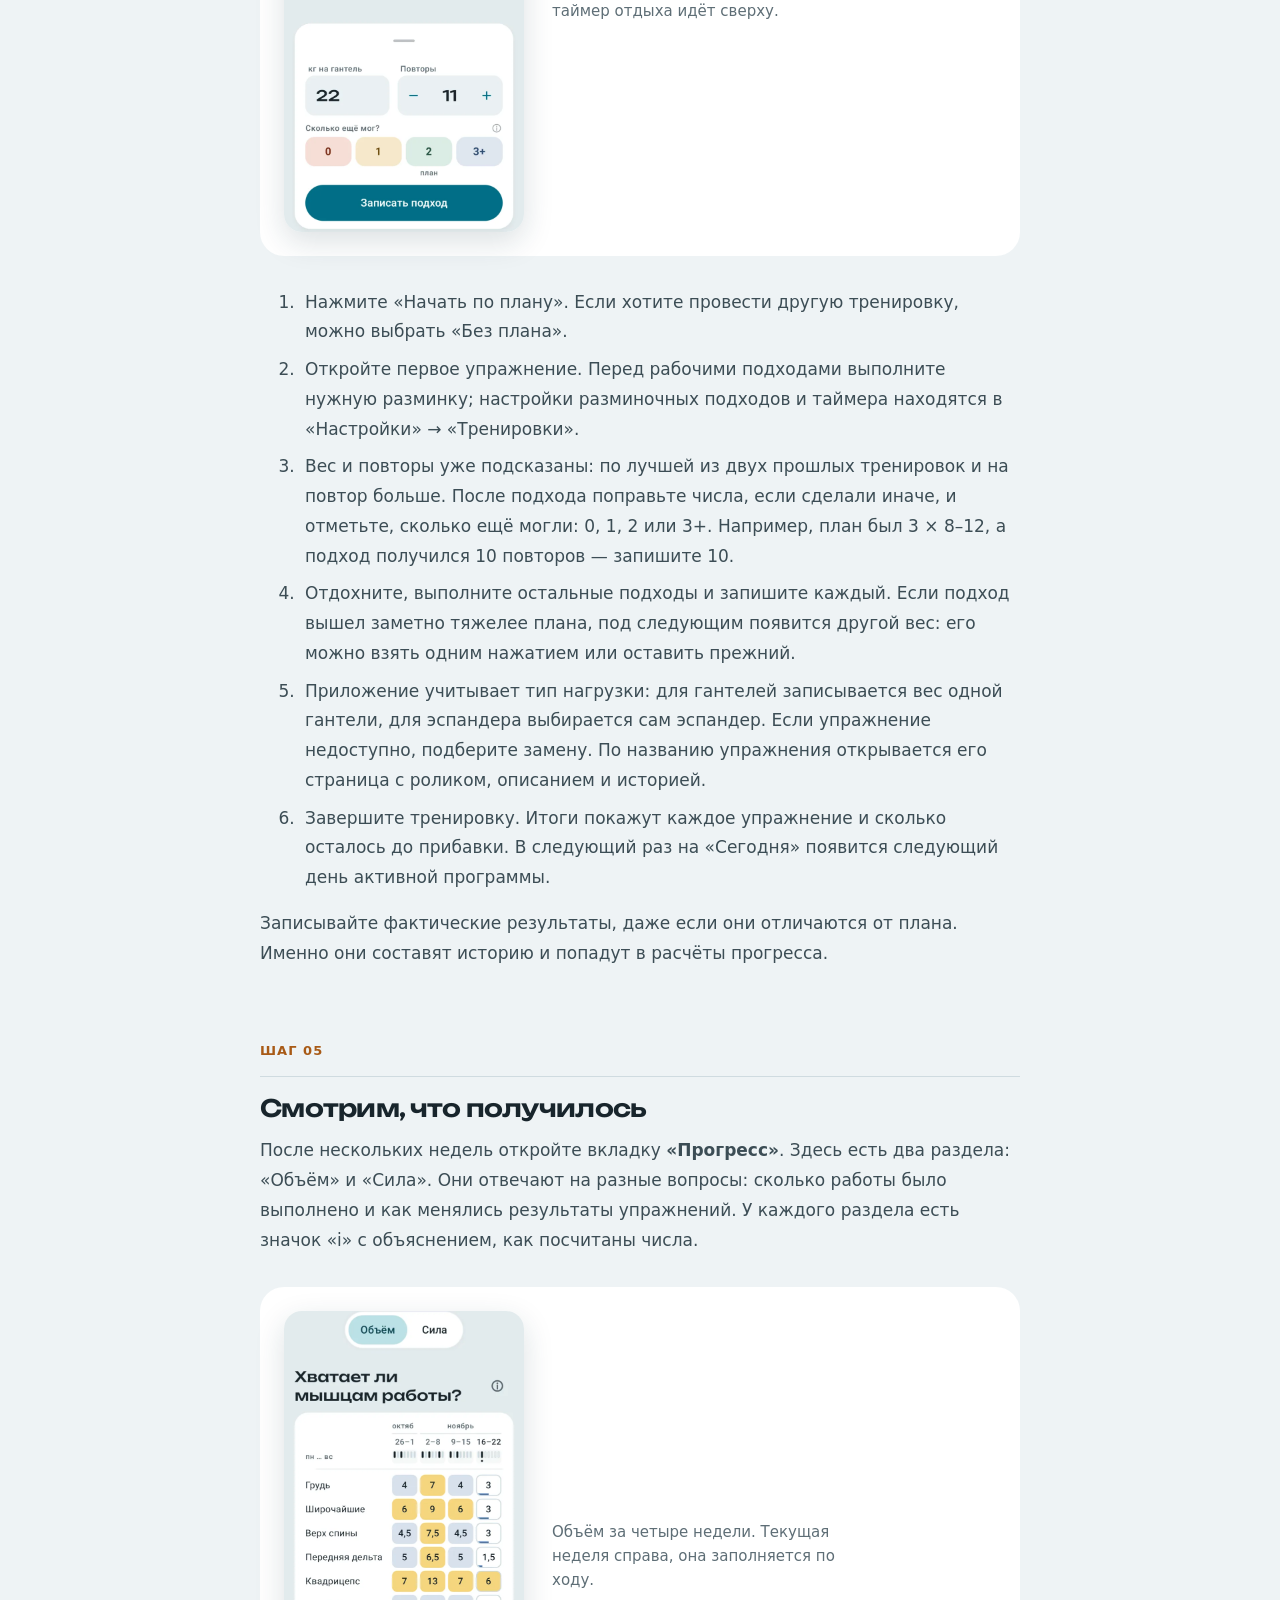
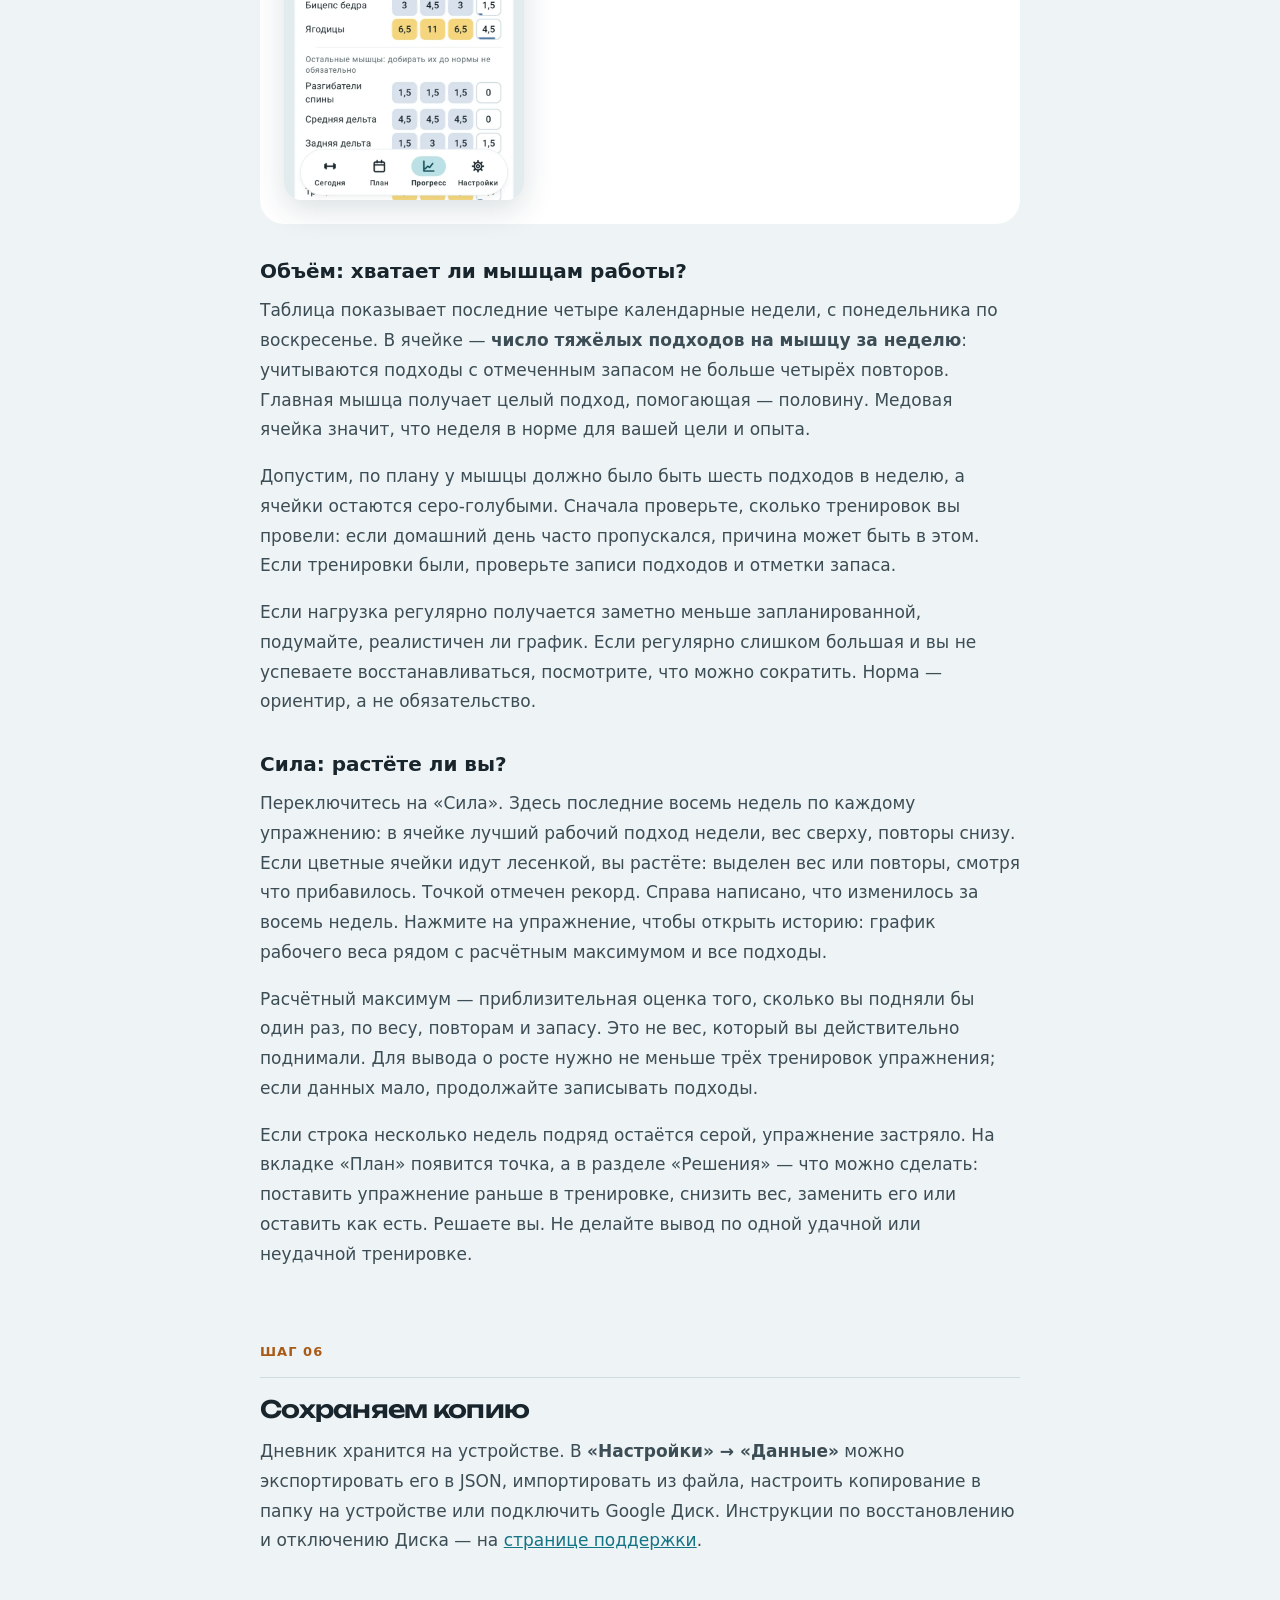
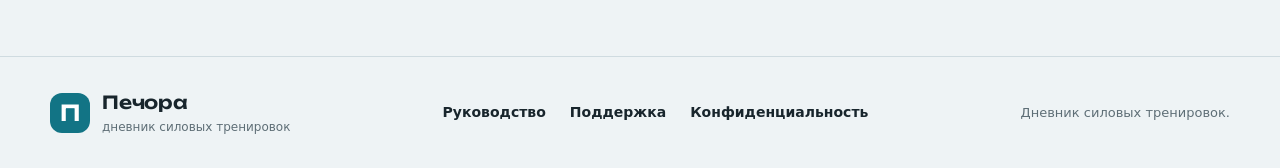
<file: guide.html>
<!doctype html>
<html lang="ru"><head><meta charset="utf-8"><meta name="viewport" content="width=device-width, initial-scale=1"><meta name="description" content="Как настроить Печору, составить программу тренировок и читать показатели прогресса."><link rel="icon" href="favicon.svg" type="image/svg+xml"><title>Руководство — Печора</title><link rel="stylesheet" href="styles.css"></head>
<body><header class="header wrap"><a class="brand" href="index.html"><span class="brand-mark" aria-hidden="true">П</span><span>Печора<small>дневник силовых тренировок</small></span></a><nav aria-label="Навигация"><a href="support.html">Поддержка</a><a class="lang" href="en/" hreflang="en" lang="en" aria-label="English version">EN</a></nav></header>
<main class="document guide wrap"><a class="back" href="index.html">← На главную</a><h1>Как пользоваться Печорой</h1><p class="lede">Разберём на примере: две тренировки в зале и одна дома. Настроим места, составим план, запишем тренировки и посмотрим, что получилось.</p>
<div class="notice"><p>Это пример работы с приложением, а не готовая программа тренировок. Упражнения, веса и количество подходов подбирайте под свой опыт, оборудование и самочувствие. Скриншоты сделаны в приложении на демонстрационном дневнике; цифры на них служат только примером.</p></div>
<nav class="guide-nav" aria-label="Содержание"><strong>По шагам</strong><a href="#place">1. Добавляем зал и дом</a><a href="#plan">2. Составляем программу</a><a href="#balance">3. Проверяем баланс</a><a href="#workout">4. Записываем тренировку</a><a href="#progress">5. Смотрим результаты</a><a href="#backup">6. Сохраняем копию</a></nav>
<section id="place"><span class="eyebrow">ШАГ 01</span><h2>Добавляем зал и дом</h2><p>Допустим, в зале у вас есть штанга, гантели и тренажёры, а дома — гантели и скамья. Создадим два места, чтобы при составлении плана было видно, какое оборудование доступно в каждый день.</p>
<figure class="guide-figure"><img src="images/guide-place.png" alt="Экран «Новое место»: название, готовые наборы и список оборудования" loading="lazy"><figcaption>Экран создания места. Готовый набор можно изменить под своё оборудование.</figcaption></figure>
<ol><li>Откройте <strong>«Настройки» → «Места» → «Добавить место»</strong>.</li><li>Введите название, например «Зал». Место сохранится, как только появится название.</li><li>Выберите подходящий готовый набор — например, «Средний зал». Прокрутите список ниже и отметьте то, что есть на самом деле. Если какого-то тренажёра нет, снимите отметку.</li><li>Вернитесь к списку мест и таким же образом добавьте «Дом». Можно начать с набора «Дом», а затем поправить его.</li><li>Если используете диски и грифы, укажите их в разделе свободных весов. Если занимаетесь с эспандерами, откройте «Мои эспандеры» и настройте набор от лёгкого к тяжёлому.</li></ol><p>Место не привязывает вас к адресу. Это описание оборудования: оно пригодится при проверке плана и подборе замен.</p></section>
<section id="plan"><span class="eyebrow">ШАГ 02</span><h2>Создаём программу на три дня</h2><p>Теперь соберём программу: два разных дня в зале и один дома. Назовём их «Зал А», «Зал Б» и «Дом». Это дни программы, а не жёсткая привязка к понедельнику или среде: вы проходите их по порядку.</p>
<figure class="guide-figure"><img src="images/app/program.webp" alt="Редактор программы «Зал и дом»: дни «Зал А», «Зал Б», «Дом» и упражнения дня «Зал А»" loading="lazy"><figcaption>Редактор программы: дни сверху, у каждого своё место и свои упражнения.</figcaption></figure>
<ol><li>Откройте вкладку <strong>«План»</strong> и нажмите <strong>«Создать программу»</strong>. Приложение спросит, с чего начать.</li><li>Если не хотите собирать план сами, выберите «Подобрать под меня» и укажите, сколько раз в неделю тренируетесь. Приложение предложит, как делить дни, и сразу покажет план; цель, место и опыт можно поменять там же. Чтобы упражнения выбрать самому, переключитесь на «Составлю сам»: останутся только дни с местами.</li><li>Для нашего примера соберём программу вручную: выберите «Пустая программа». В редакторе откройте «Настройки», назовите программу, например «Зал и дом», и выберите цель. Цель вместе с опытом задаёт норму подходов на мышцу.</li><li>Вернитесь в «Дни». Создайте три дня кнопкой «+ День», задайте им названия и выберите место: для первых двух — «Зал», для третьего — «Дом».</li><li>В каждом дне добавьте упражнения из каталога. В домашний день выбирайте упражнения, для которых есть оборудование дома. Если приложение указывает, что оборудование недоступно, проверьте место или подберите замену.</li><li>Откройте упражнение в плане и задайте цели: количество подходов, диапазон повторов, вес и запас повторов. Если рабочий вес пока неизвестен, его можно подобрать во время тренировки.</li></ol>
<h3>Что означают цели подходов</h3><p>Например, запись <strong>3 × 8–12</strong> означает три подхода, в каждом из которых вы планируете выполнить от восьми до двенадцати повторов. Если указать запас 2, ориентир — закончить подход с ощущением, что вы могли бы сделать ещё примерно два повтора. Это оценка, а не измерение с точностью до повтора.</p><p>Для примера можно начать с нескольких знакомых движений на ноги, жим и тягу в каждый день, используя доступное оборудование. Не обязательно сразу заполнять весь план: добавьте упражнения и цели, которые понимаете, затем проверьте баланс.</p>
<h3>Когда прибавлять вес</h3><p>Настраивать ничего не нужно: прогрессия одна для всех упражнений. Сначала растут повторы внутри диапазона, затем вес. Например, для 3 × 8–12 вы постепенно доходите до 12 повторов во всех подходах, и тогда приложение предлагает прибавить вес. После тренировки прибавка сама попадает в план.</p></section>
<section id="balance"><span class="eyebrow">ШАГ 03</span><h2>Проверяем баланс</h2><p>В редакторе программы откройте вкладку <strong>«Баланс»</strong>. Она отвечает на вопрос: что получат мышцы, <em>если пройти все дни этого плана за неделю</em>? В нашем примере — оба дня зала и домашний день.</p>
<figure class="guide-figure"><img src="images/app/balance.webp" alt="Баланс плана «Зал и дом»: подходы на мышцу по дням и за неделю" loading="lazy"><figcaption>Строки — мышцы, столбцы — дни плана и итог за неделю. Медовая ячейка недели — в норме.</figcaption></figure>
<p>В таблице видно, сколько подходов получает каждая мышца в каждый день и за неделю. Главной мышце упражнения засчитывается целый подход, помогающей — половина. Поэтому число может быть дробным: например, 4,5. Медовая ячейка недели значит, что мышца в норме для вашей цели и опыта; серо-голубая — что подходов меньше нормы.</p><h3>Что делать с результатом</h3><ol><li>Если для важной вам мышцы показано мало, нажмите на неё: приложение предложит, куда добавить подходы.</li><li>Если показано слишком много, нажмите на день и посмотрите, какие упражнения дают этой мышце нагрузку. Возможно, стоит убрать часть подходов или перенести их в другой день.</li><li>Если приложение заметило, что в плане стоит поправить, на вкладке «Баланс» горит точка, а замечания собраны в одной карточке.</li><li>Вернитесь в «Баланс» после изменений: расчёт обновляется.</li></ol><p>Не нужно подгонять каждую строку под идеальную отметку. Норма зависит от цели и опыта и не знает всего о вашем восстановлении. Остальные мышцы, ниже черты, добирать до нормы не обязательно.</p><div class="notice"><p><strong>План и факт — разные вещи.</strong> Если за неделю вы успели только два дня из трёх, фактической работы будет меньше, чем показано в балансе. Посмотреть выполненное можно во вкладке «Прогресс».</p></div></section>
<section id="workout"><span class="eyebrow">ШАГ 04</span><h2>Тренируемся и ведём дневник</h2><p>Когда программа готова и выбрана активной, откройте <strong>«Сегодня»</strong>. Приложение покажет очередной день. В нашем примере это может быть «Зал А».</p>
<figure class="guide-figure"><img src="images/app/set.webp" alt="Жим гантелей лёжа во время тренировки: подходы, ввод веса и повторов, шкала «Сколько ещё мог» и таймер отдыха" loading="lazy"><figcaption>Упражнение во время тренировки: следующий подход уже подсказан, таймер отдыха идёт сверху.</figcaption></figure>
<ol><li>Нажмите «Начать по плану». Если хотите провести другую тренировку, можно выбрать «Без плана».</li><li>Откройте первое упражнение. Перед рабочими подходами выполните нужную разминку; настройки разминочных подходов и таймера находятся в «Настройки» → «Тренировки».</li><li>Вес и повторы уже подсказаны: по лучшей из двух прошлых тренировок и на повтор больше. После подхода поправьте числа, если сделали иначе, и отметьте, сколько ещё могли: 0, 1, 2 или 3+. Например, план был 3 × 8–12, а подход получился 10 повторов — запишите 10.</li><li>Отдохните, выполните остальные подходы и запишите каждый. Если подход вышел заметно тяжелее плана, под следующим появится другой вес: его можно взять одним нажатием или оставить прежний.</li><li>Приложение учитывает тип нагрузки: для гантелей записывается вес одной гантели, для эспандера выбирается сам эспандер. Если упражнение недоступно, подберите замену. По названию упражнения открывается его страница с роликом, описанием и историей.</li><li>Завершите тренировку. Итоги покажут каждое упражнение и сколько осталось до прибавки. В следующий раз на «Сегодня» появится следующий день активной программы.</li></ol><p>Записывайте фактические результаты, даже если они отличаются от плана. Именно они составят историю и попадут в расчёты прогресса.</p></section>
<section id="progress"><span class="eyebrow">ШАГ 05</span><h2>Смотрим, что получилось</h2><p>После нескольких недель откройте вкладку <strong>«Прогресс»</strong>. Здесь есть два раздела: «Объём» и «Сила». Они отвечают на разные вопросы: сколько работы было выполнено и как менялись результаты упражнений. У каждого раздела есть значок «i» с объяснением, как посчитаны числа.</p>
<figure class="guide-figure"><img src="images/app/volume.webp" alt="«Хватает ли мышцам работы?»: подходы на мышцу по календарным неделям" loading="lazy"><figcaption>Объём за четыре недели. Текущая неделя справа, она заполняется по ходу.</figcaption></figure>
<h3>Объём: хватает ли мышцам работы?</h3><p>Таблица показывает последние четыре календарные недели, с понедельника по воскресенье. В ячейке — <strong>число тяжёлых подходов на мышцу за неделю</strong>: учитываются подходы с отмеченным запасом не больше четырёх повторов. Главная мышца получает целый подход, помогающая — половину. Медовая ячейка значит, что неделя в норме для вашей цели и опыта.</p><p>Допустим, по плану у мышцы должно было быть шесть подходов в неделю, а ячейки остаются серо-голубыми. Сначала проверьте, сколько тренировок вы провели: если домашний день часто пропускался, причина может быть в этом. Если тренировки были, проверьте записи подходов и отметки запаса.</p><p>Если нагрузка регулярно получается заметно меньше запланированной, подумайте, реалистичен ли график. Если регулярно слишком большая и вы не успеваете восстанавливаться, посмотрите, что можно сократить. Норма — ориентир, а не обязательство.</p>
<h3>Сила: растёте ли вы?</h3><p>Переключитесь на «Сила». Здесь последние восемь недель по каждому упражнению: в ячейке лучший рабочий подход недели, вес сверху, повторы снизу. Если цветные ячейки идут лесенкой, вы растёте: выделен вес или повторы, смотря что прибавилось. Точкой отмечен рекорд. Справа написано, что изменилось за восемь недель. Нажмите на упражнение, чтобы открыть историю: график рабочего веса рядом с расчётным максимумом и все подходы.</p><p>Расчётный максимум — приблизительная оценка того, сколько вы подняли бы один раз, по весу, повторам и запасу. Это не вес, который вы действительно поднимали. Для вывода о росте нужно не меньше трёх тренировок упражнения; если данных мало, продолжайте записывать подходы.</p><p>Если строка несколько недель подряд остаётся серой, упражнение застряло. На вкладке «План» появится точка, а в разделе «Решения» — что можно сделать: поставить упражнение раньше в тренировке, снизить вес, заменить его или оставить как есть. Решаете вы. Не делайте вывод по одной удачной или неудачной тренировке.</p></section>
<section id="backup"><span class="eyebrow">ШАГ 06</span><h2>Сохраняем копию</h2><p>Дневник хранится на устройстве. В <strong>«Настройки» → «Данные»</strong> можно экспортировать его в JSON, импортировать из файла, настроить копирование в папку на устройстве или подключить Google Диск. Инструкции по восстановлению и отключению Диска — на <a href="support.html">странице поддержки</a>.</p></section></main>
<footer class="footer"><div class="wrap footer-inner"><a class="brand" href="index.html"><span class="brand-mark" aria-hidden="true">П</span><span>Печора<small>дневник силовых тренировок</small></span></a><div class="footer-links"><a href="guide.html">Руководство</a><a href="support.html">Поддержка</a><a href="privacy.html">Конфиденциальность</a></div><p>Дневник силовых тренировок.</p></div></footer></body></html>
</file>
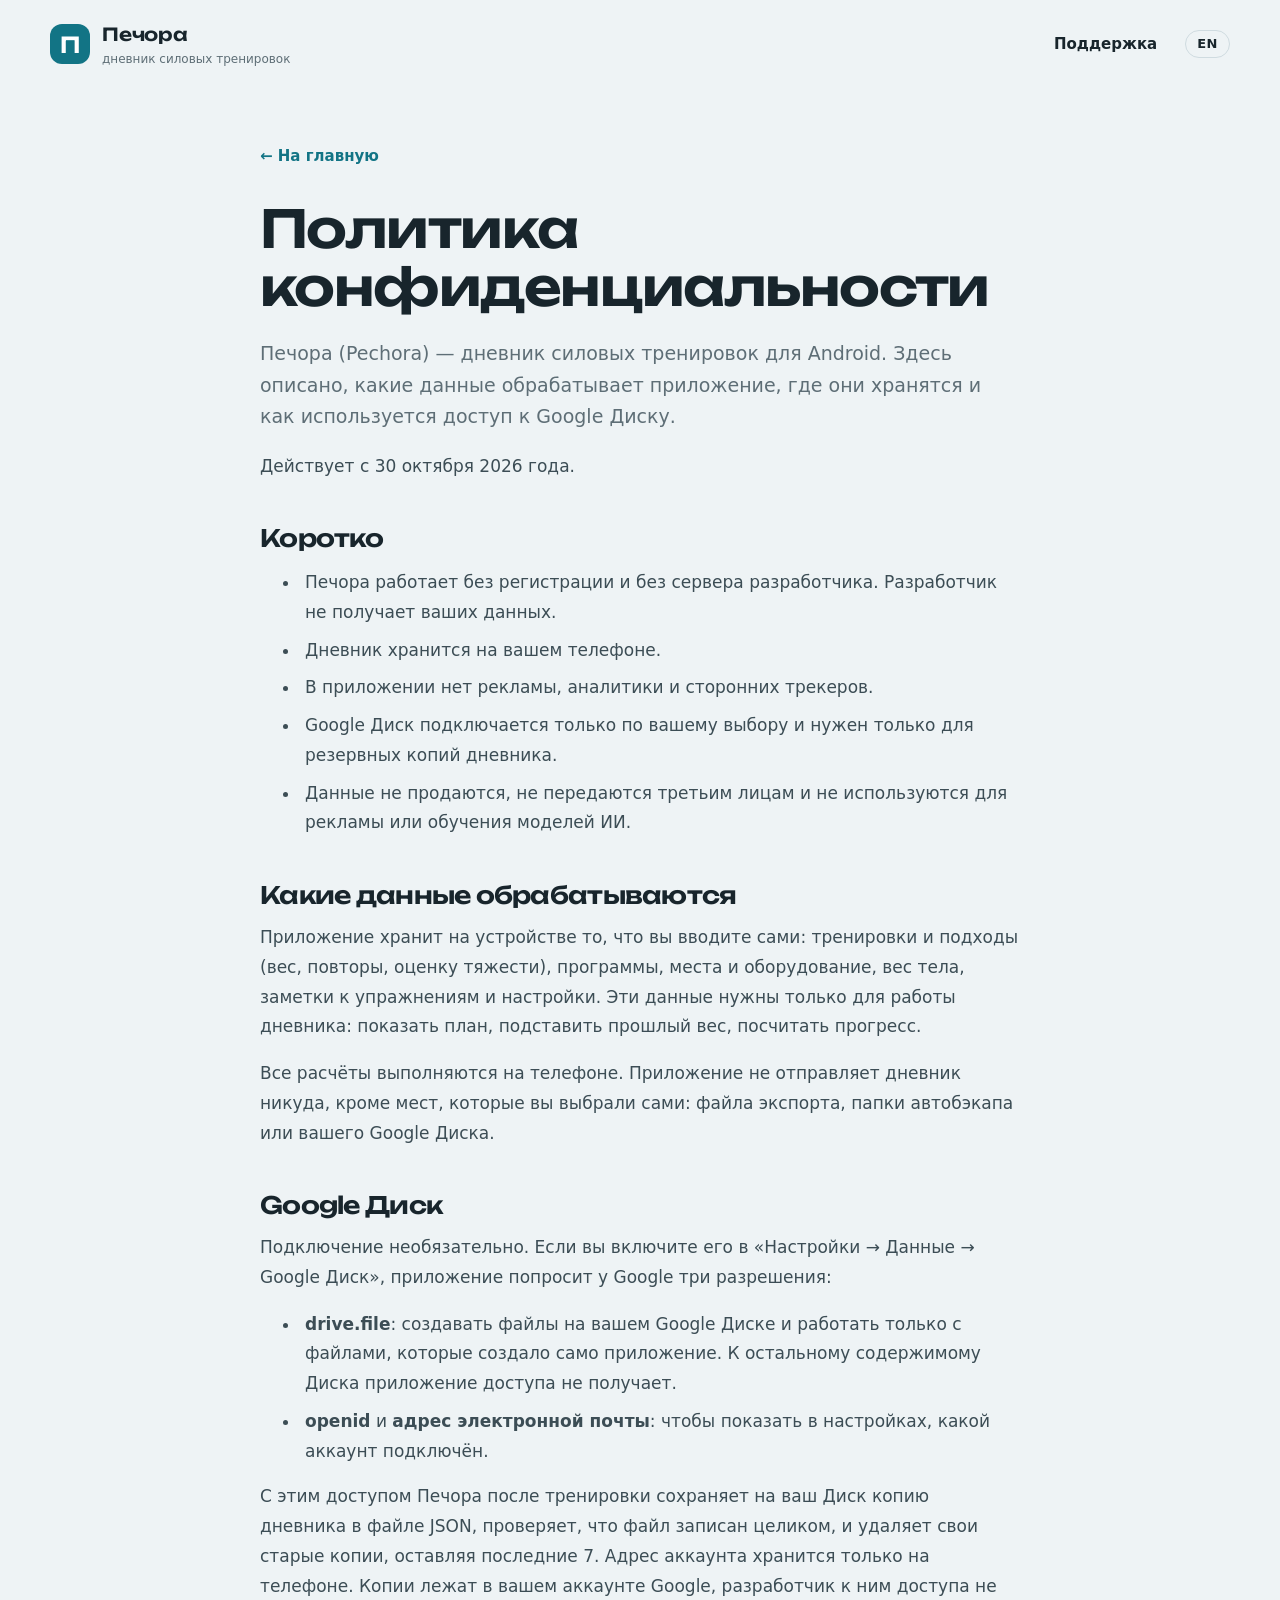
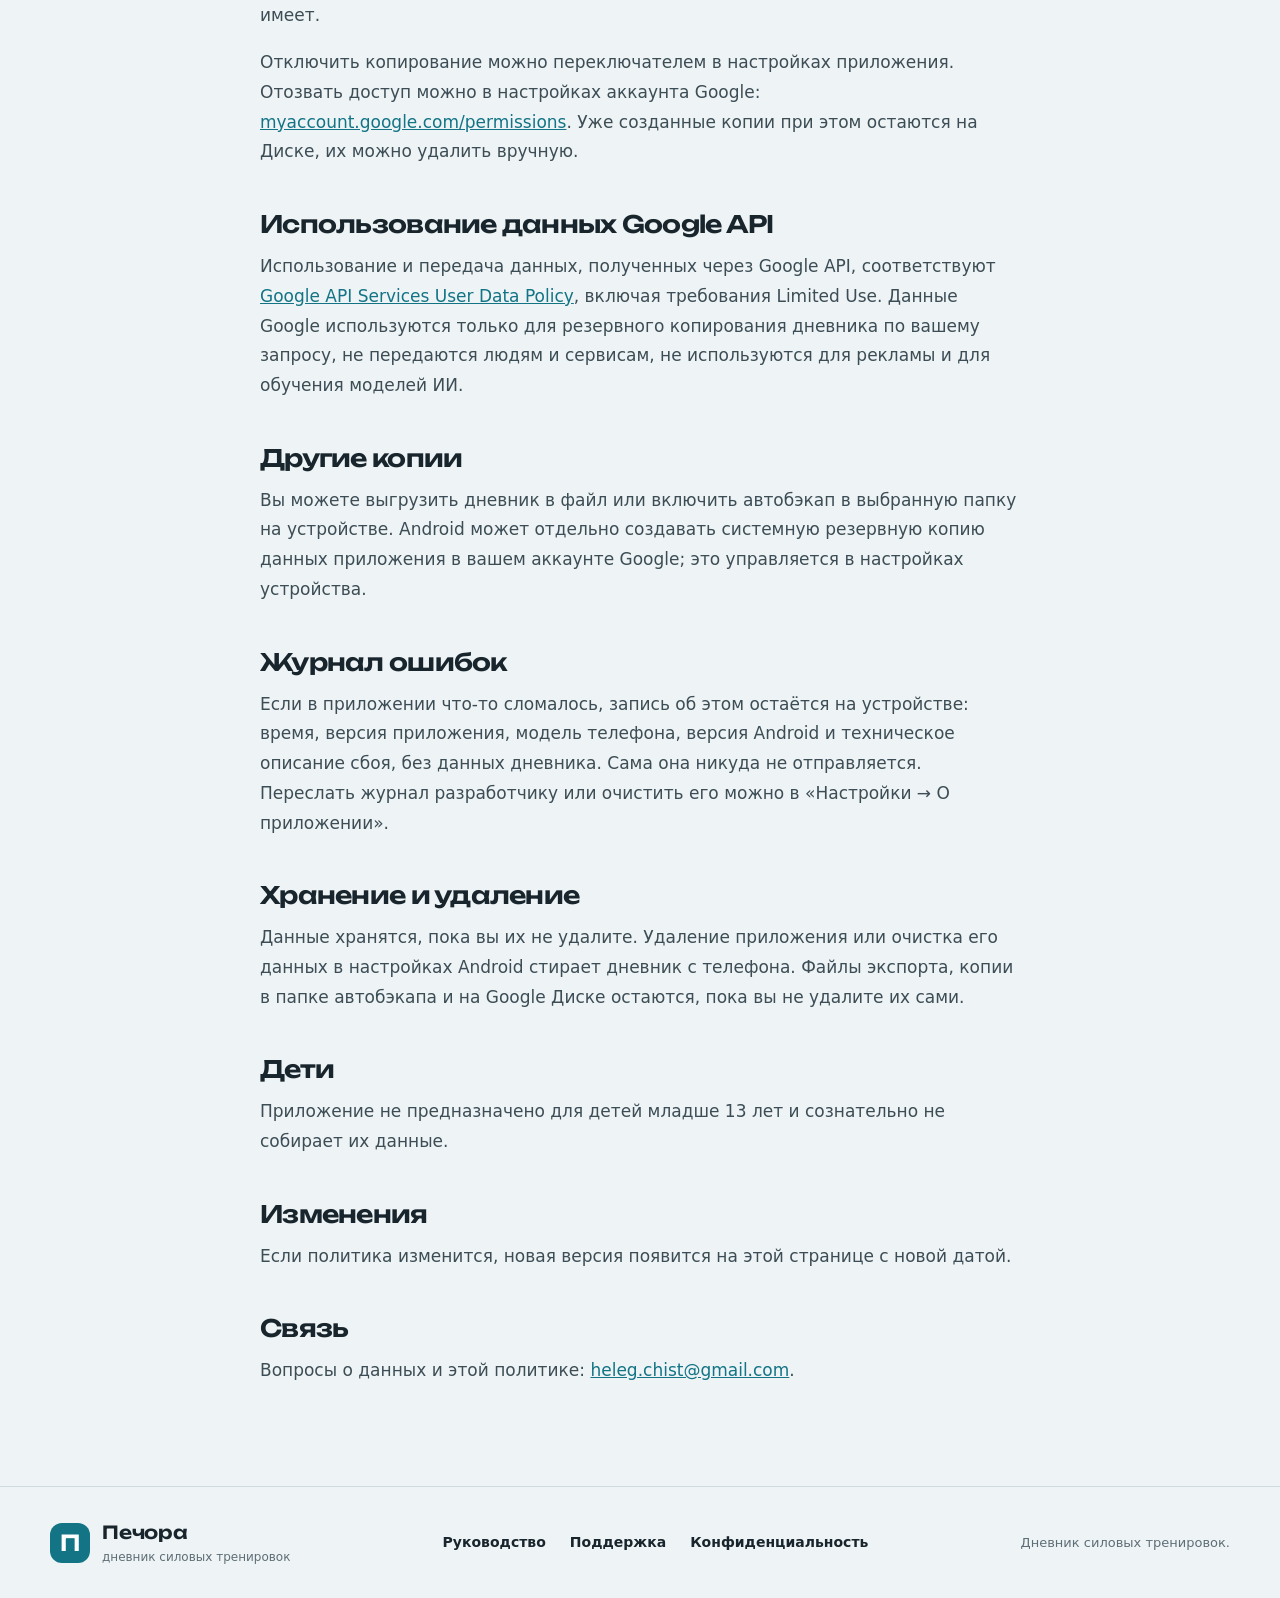
<file: privacy.html>
<!doctype html>
<html lang="ru"><head><meta charset="utf-8"><meta name="viewport" content="width=device-width, initial-scale=1"><meta name="description" content="Как Печора работает с данными дневника и доступом к Google Диску."><link rel="icon" href="favicon.svg" type="image/svg+xml"><title>Политика конфиденциальности — Печора</title><link rel="stylesheet" href="styles.css"><link rel="alternate" hreflang="ru" href="https://pechora.iskateli.homes/privacy.html"><link rel="alternate" hreflang="en" href="https://pechora.iskateli.homes/en/privacy.html"></head>
<body><header class="header wrap"><a class="brand" href="index.html"><span class="brand-mark" aria-hidden="true">П</span><span>Печора<small>дневник силовых тренировок</small></span></a><nav aria-label="Навигация"><a href="support.html">Поддержка</a><a class="lang" href="en/privacy.html" hreflang="en" lang="en" aria-label="English version">EN</a></nav></header>
<main class="document wrap"><a class="back" href="index.html">← На главную</a><h1>Политика конфиденциальности</h1><p class="lede">Печора (Pechora) — дневник силовых тренировок для Android. Здесь описано, какие данные обрабатывает приложение, где они хранятся и как используется доступ к Google Диску.</p><p>Действует с 30 октября 2026 года.</p>

<h2>Коротко</h2><ul>
<li>Печора работает без регистрации и без сервера разработчика. Разработчик не получает ваших данных.</li>
<li>Дневник хранится на вашем телефоне.</li>
<li>В приложении нет рекламы, аналитики и сторонних трекеров.</li>
<li>Google Диск подключается только по вашему выбору и нужен только для резервных копий дневника.</li>
<li>Данные не продаются, не передаются третьим лицам и не используются для рекламы или обучения моделей ИИ.</li>
</ul>

<h2>Какие данные обрабатываются</h2><p>Приложение хранит на устройстве то, что вы вводите сами: тренировки и подходы (вес, повторы, оценку тяжести), программы, места и оборудование, вес тела, заметки к упражнениям и настройки. Эти данные нужны только для работы дневника: показать план, подставить прошлый вес, посчитать прогресс.</p><p>Все расчёты выполняются на телефоне. Приложение не отправляет дневник никуда, кроме мест, которые вы выбрали сами: файла экспорта, папки автобэкапа или вашего Google Диска.</p>

<h2>Google Диск</h2><p>Подключение необязательно. Если вы включите его в «Настройки → Данные → Google Диск», приложение попросит у Google три разрешения:</p><ul>
<li><b>drive.file</b>: создавать файлы на вашем Google Диске и работать только с файлами, которые создало само приложение. К остальному содержимому Диска приложение доступа не получает.</li>
<li><b>openid</b> и <b>адрес электронной почты</b>: чтобы показать в настройках, какой аккаунт подключён.</li>
</ul><p>С этим доступом Печора после тренировки сохраняет на ваш Диск копию дневника в файле JSON, проверяет, что файл записан целиком, и удаляет свои старые копии, оставляя последние 7. Адрес аккаунта хранится только на телефоне. Копии лежат в вашем аккаунте Google, разработчик к ним доступа не имеет.</p><p>Отключить копирование можно переключателем в настройках приложения. Отозвать доступ можно в настройках аккаунта Google: <a href="https://myaccount.google.com/permissions">myaccount.google.com/permissions</a>. Уже созданные копии при этом остаются на Диске, их можно удалить вручную.</p>

<h2>Использование данных Google API</h2><p>Использование и передача данных, полученных через Google API, соответствуют <a href="https://developers.google.com/terms/api-services-user-data-policy">Google API Services User Data Policy</a>, включая требования Limited Use. Данные Google используются только для резервного копирования дневника по вашему запросу, не передаются людям и сервисам, не используются для рекламы и для обучения моделей ИИ.</p>

<h2>Другие копии</h2><p>Вы можете выгрузить дневник в файл или включить автобэкап в выбранную папку на устройстве. Android может отдельно создавать системную резервную копию данных приложения в вашем аккаунте Google; это управляется в настройках устройства.</p>
<h2>Журнал ошибок</h2><p>Если в приложении что-то сломалось, запись об этом остаётся на устройстве: время, версия приложения, модель телефона, версия Android и техническое описание сбоя, без данных дневника. Сама она никуда не отправляется. Переслать журнал разработчику или очистить его можно в «Настройки → О приложении».</p>

<h2>Хранение и удаление</h2><p>Данные хранятся, пока вы их не удалите. Удаление приложения или очистка его данных в настройках Android стирает дневник с телефона. Файлы экспорта, копии в папке автобэкапа и на Google Диске остаются, пока вы не удалите их сами.</p>

<h2>Дети</h2><p>Приложение не предназначено для детей младше 13 лет и сознательно не собирает их данные.</p>

<h2>Изменения</h2><p>Если политика изменится, новая версия появится на этой странице с новой датой.</p>

<h2>Связь</h2><p>Вопросы о данных и этой политике: <a href="mailto:heleg.chist@gmail.com">heleg.chist@gmail.com</a>.</p>
</main>
<footer class="footer"><div class="wrap footer-inner"><a class="brand" href="index.html"><span class="brand-mark" aria-hidden="true">П</span><span>Печора<small>дневник силовых тренировок</small></span></a><div class="footer-links"><a href="guide.html">Руководство</a><a href="support.html">Поддержка</a><a href="privacy.html">Конфиденциальность</a></div><p>Дневник силовых тренировок.</p></div></footer></body></html>
</file>
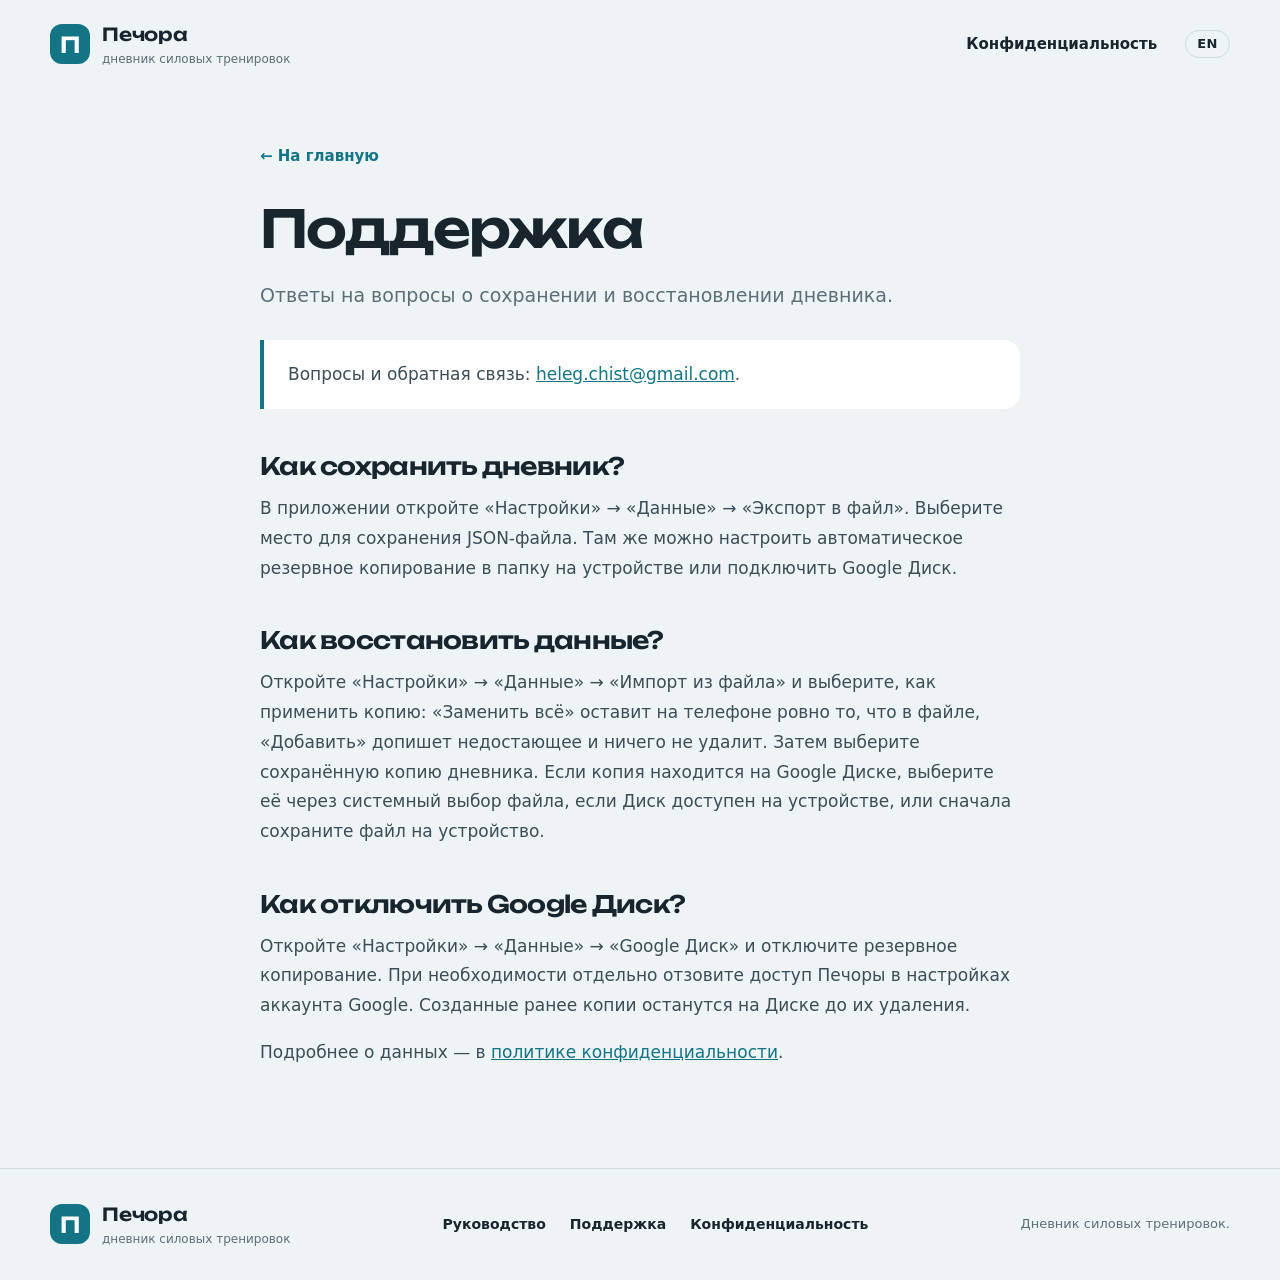
<file: support.html>
<!doctype html>
<html lang="ru"><head><meta charset="utf-8"><meta name="viewport" content="width=device-width, initial-scale=1"><meta name="description" content="Поддержка Печоры и ответы на вопросы о данных дневника."><link rel="icon" href="favicon.svg" type="image/svg+xml"><title>Поддержка — Печора</title><link rel="stylesheet" href="styles.css"><link rel="alternate" hreflang="ru" href="https://pechora.iskateli.homes/support.html"><link rel="alternate" hreflang="en" href="https://pechora.iskateli.homes/en/support.html"></head>
<body><header class="header wrap"><a class="brand" href="index.html"><span class="brand-mark" aria-hidden="true">П</span><span>Печора<small>дневник силовых тренировок</small></span></a><nav aria-label="Навигация"><a href="privacy.html">Конфиденциальность</a><a class="lang" href="en/support.html" hreflang="en" lang="en" aria-label="English version">EN</a></nav></header>
<main class="document wrap"><a class="back" href="index.html">← На главную</a><h1>Поддержка</h1><p class="lede">Ответы на вопросы о сохранении и восстановлении дневника.</p><div class="notice"><p>Вопросы и обратная связь: <a href="mailto:heleg.chist@gmail.com">heleg.chist@gmail.com</a>.</p></div>
<h2>Как сохранить дневник?</h2><p>В приложении откройте «Настройки» → «Данные» → «Экспорт в файл». Выберите место для сохранения JSON-файла. Там же можно настроить автоматическое резервное копирование в папку на устройстве или подключить Google Диск.</p>
<h2>Как восстановить данные?</h2><p>Откройте «Настройки» → «Данные» → «Импорт из файла» и выберите, как применить копию: «Заменить всё» оставит на телефоне ровно то, что в файле, «Добавить» допишет недостающее и ничего не удалит. Затем выберите сохранённую копию дневника. Если копия находится на Google Диске, выберите её через системный выбор файла, если Диск доступен на устройстве, или сначала сохраните файл на устройство.</p>
<h2>Как отключить Google Диск?</h2><p>Откройте «Настройки» → «Данные» → «Google Диск» и отключите резервное копирование. При необходимости отдельно отзовите доступ Печоры в настройках аккаунта Google. Созданные ранее копии останутся на Диске до их удаления.</p><p>Подробнее о данных — в <a href="privacy.html">политике конфиденциальности</a>.</p></main>
<footer class="footer"><div class="wrap footer-inner"><a class="brand" href="index.html"><span class="brand-mark" aria-hidden="true">П</span><span>Печора<small>дневник силовых тренировок</small></span></a><div class="footer-links"><a href="guide.html">Руководство</a><a href="support.html">Поддержка</a><a href="privacy.html">Конфиденциальность</a></div><p>Дневник силовых тренировок.</p></div></footer></body></html>
</file>
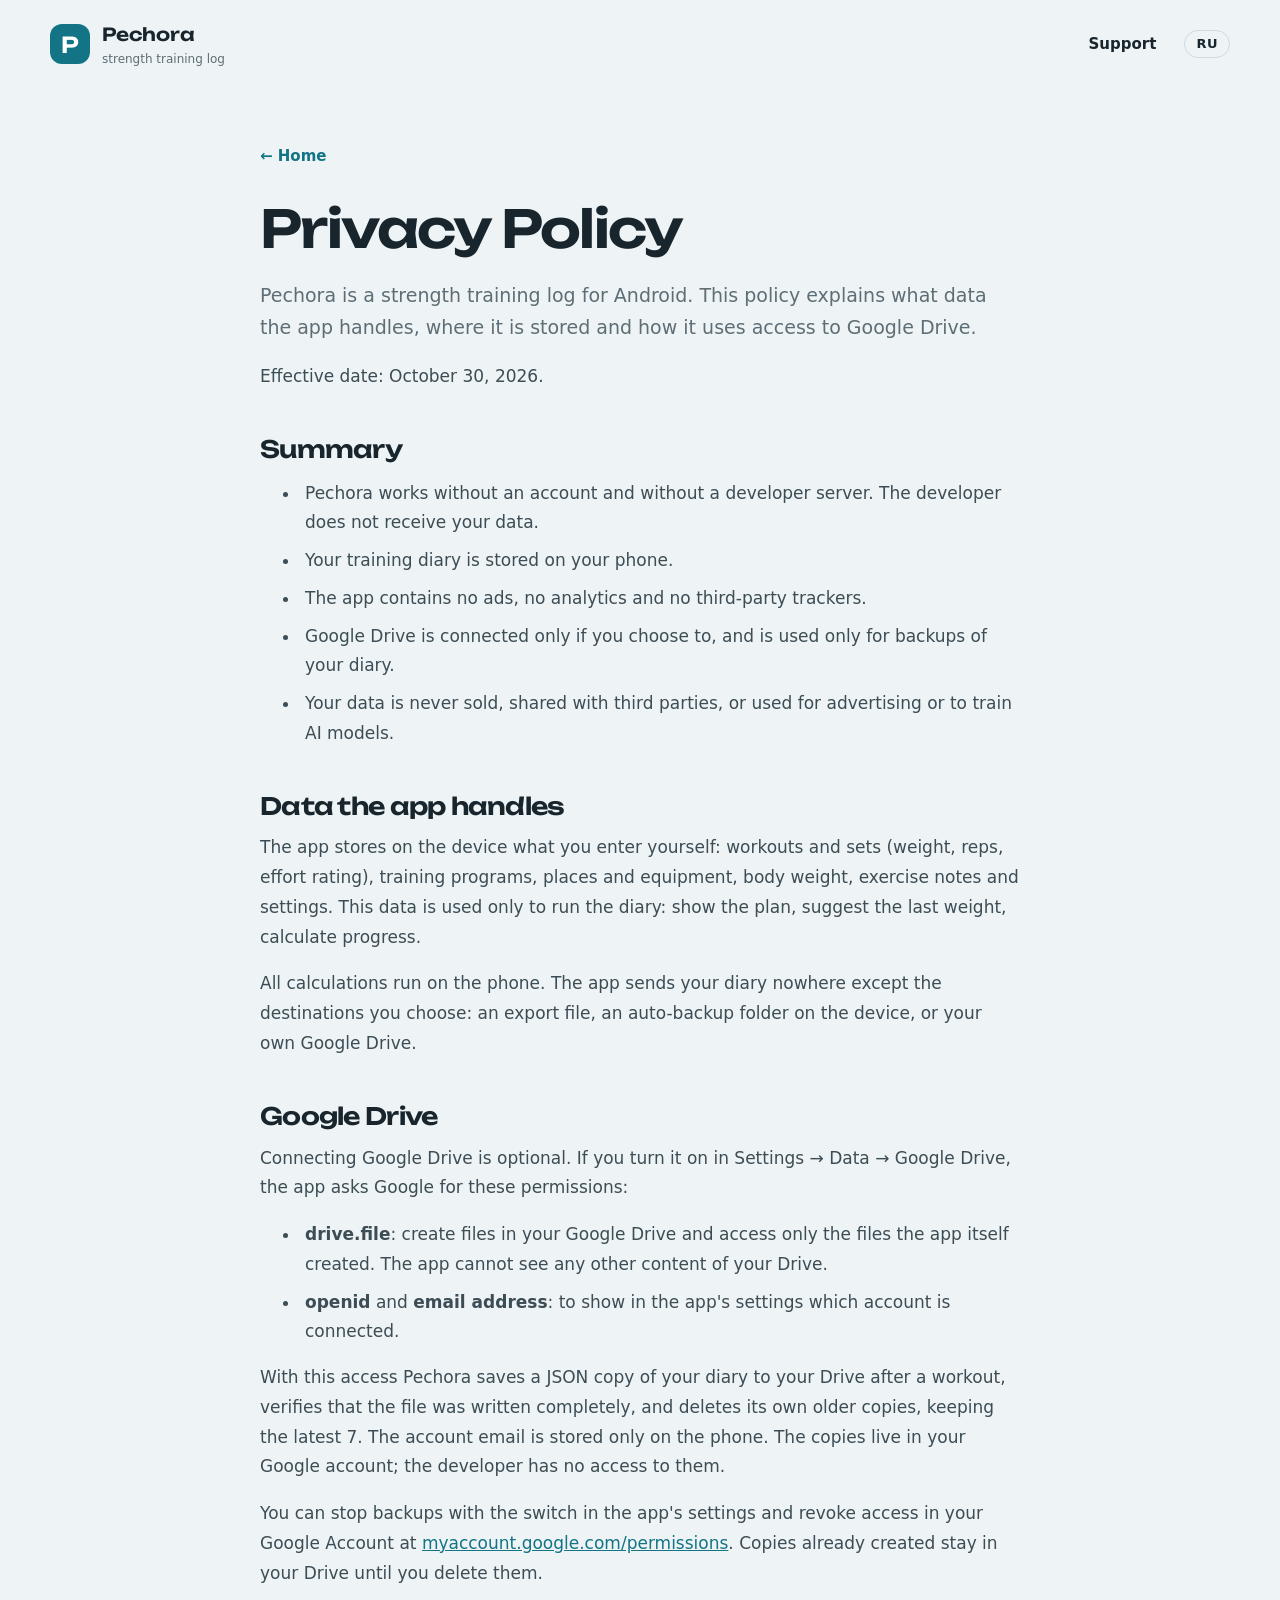
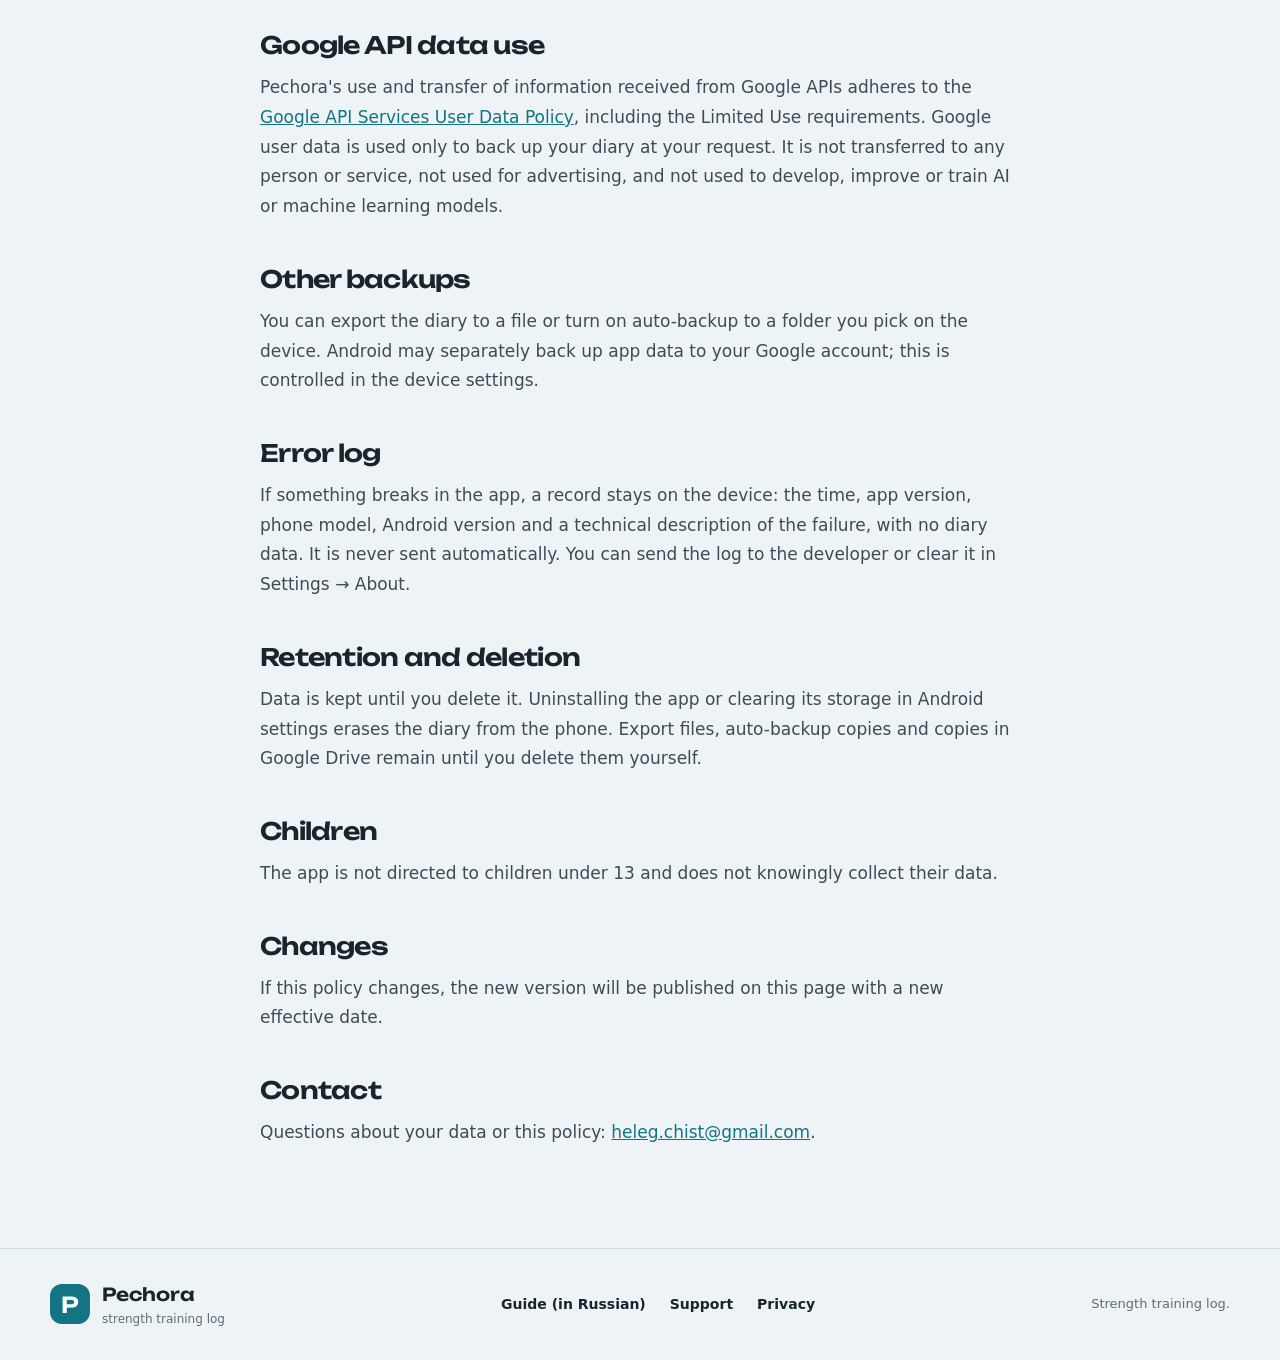
<file: en/privacy.html>
<!doctype html>
<html lang="en"><head><meta charset="utf-8"><meta name="viewport" content="width=device-width, initial-scale=1"><meta name="description" content="How Pechora handles your training diary and access to Google Drive."><link rel="icon" href="../favicon.svg" type="image/svg+xml"><title>Privacy Policy — Pechora</title><link rel="stylesheet" href="../styles.css"><link rel="alternate" hreflang="ru" href="https://pechora.iskateli.homes/privacy.html"><link rel="alternate" hreflang="en" href="https://pechora.iskateli.homes/en/privacy.html"></head>
<body><header class="header wrap"><a class="brand" href="./"><span class="brand-mark" aria-hidden="true">P</span><span>Pechora<small>strength training log</small></span></a><nav aria-label="Navigation"><a href="support.html">Support</a><a class="lang" href="../privacy.html" hreflang="ru" lang="ru" aria-label="Русская версия">RU</a></nav></header>
<main class="document wrap"><a class="back" href="./">← Home</a><h1>Privacy Policy</h1><p class="lede">Pechora is a strength training log for Android. This policy explains what data the app handles, where it is stored and how it uses access to Google Drive.</p><p>Effective date: October 30, 2026.</p>

<h2>Summary</h2><ul>
<li>Pechora works without an account and without a developer server. The developer does not receive your data.</li>
<li>Your training diary is stored on your phone.</li>
<li>The app contains no ads, no analytics and no third-party trackers.</li>
<li>Google Drive is connected only if you choose to, and is used only for backups of your diary.</li>
<li>Your data is never sold, shared with third parties, or used for advertising or to train AI models.</li>
</ul>

<h2>Data the app handles</h2><p>The app stores on the device what you enter yourself: workouts and sets (weight, reps, effort rating), training programs, places and equipment, body weight, exercise notes and settings. This data is used only to run the diary: show the plan, suggest the last weight, calculate progress.</p><p>All calculations run on the phone. The app sends your diary nowhere except the destinations you choose: an export file, an auto-backup folder on the device, or your own Google Drive.</p>

<h2>Google Drive</h2><p>Connecting Google Drive is optional. If you turn it on in Settings → Data → Google Drive, the app asks Google for these permissions:</p><ul>
<li><b>drive.file</b>: create files in your Google Drive and access only the files the app itself created. The app cannot see any other content of your Drive.</li>
<li><b>openid</b> and <b>email address</b>: to show in the app's settings which account is connected.</li>
</ul><p>With this access Pechora saves a JSON copy of your diary to your Drive after a workout, verifies that the file was written completely, and deletes its own older copies, keeping the latest 7. The account email is stored only on the phone. The copies live in your Google account; the developer has no access to them.</p><p>You can stop backups with the switch in the app's settings and revoke access in your Google Account at <a href="https://myaccount.google.com/permissions">myaccount.google.com/permissions</a>. Copies already created stay in your Drive until you delete them.</p>

<h2>Google API data use</h2><p>Pechora's use and transfer of information received from Google APIs adheres to the <a href="https://developers.google.com/terms/api-services-user-data-policy">Google API Services User Data Policy</a>, including the Limited Use requirements. Google user data is used only to back up your diary at your request. It is not transferred to any person or service, not used for advertising, and not used to develop, improve or train AI or machine learning models.</p>

<h2>Other backups</h2><p>You can export the diary to a file or turn on auto-backup to a folder you pick on the device. Android may separately back up app data to your Google account; this is controlled in the device settings.</p>
<h2>Error log</h2><p>If something breaks in the app, a record stays on the device: the time, app version, phone model, Android version and a technical description of the failure, with no diary data. It is never sent automatically. You can send the log to the developer or clear it in Settings → About.</p>

<h2>Retention and deletion</h2><p>Data is kept until you delete it. Uninstalling the app or clearing its storage in Android settings erases the diary from the phone. Export files, auto-backup copies and copies in Google Drive remain until you delete them yourself.</p>

<h2>Children</h2><p>The app is not directed to children under 13 and does not knowingly collect their data.</p>

<h2>Changes</h2><p>If this policy changes, the new version will be published on this page with a new effective date.</p>

<h2>Contact</h2><p>Questions about your data or this policy: <a href="mailto:heleg.chist@gmail.com">heleg.chist@gmail.com</a>.</p></main>
<footer class="footer"><div class="wrap footer-inner"><a class="brand" href="./"><span class="brand-mark" aria-hidden="true">P</span><span>Pechora<small>strength training log</small></span></a><div class="footer-links"><a href="../guide.html" hreflang="ru">Guide (in Russian)</a><a href="support.html">Support</a><a href="privacy.html">Privacy</a></div><p>Strength training log.</p></div></footer></body></html>
</file>
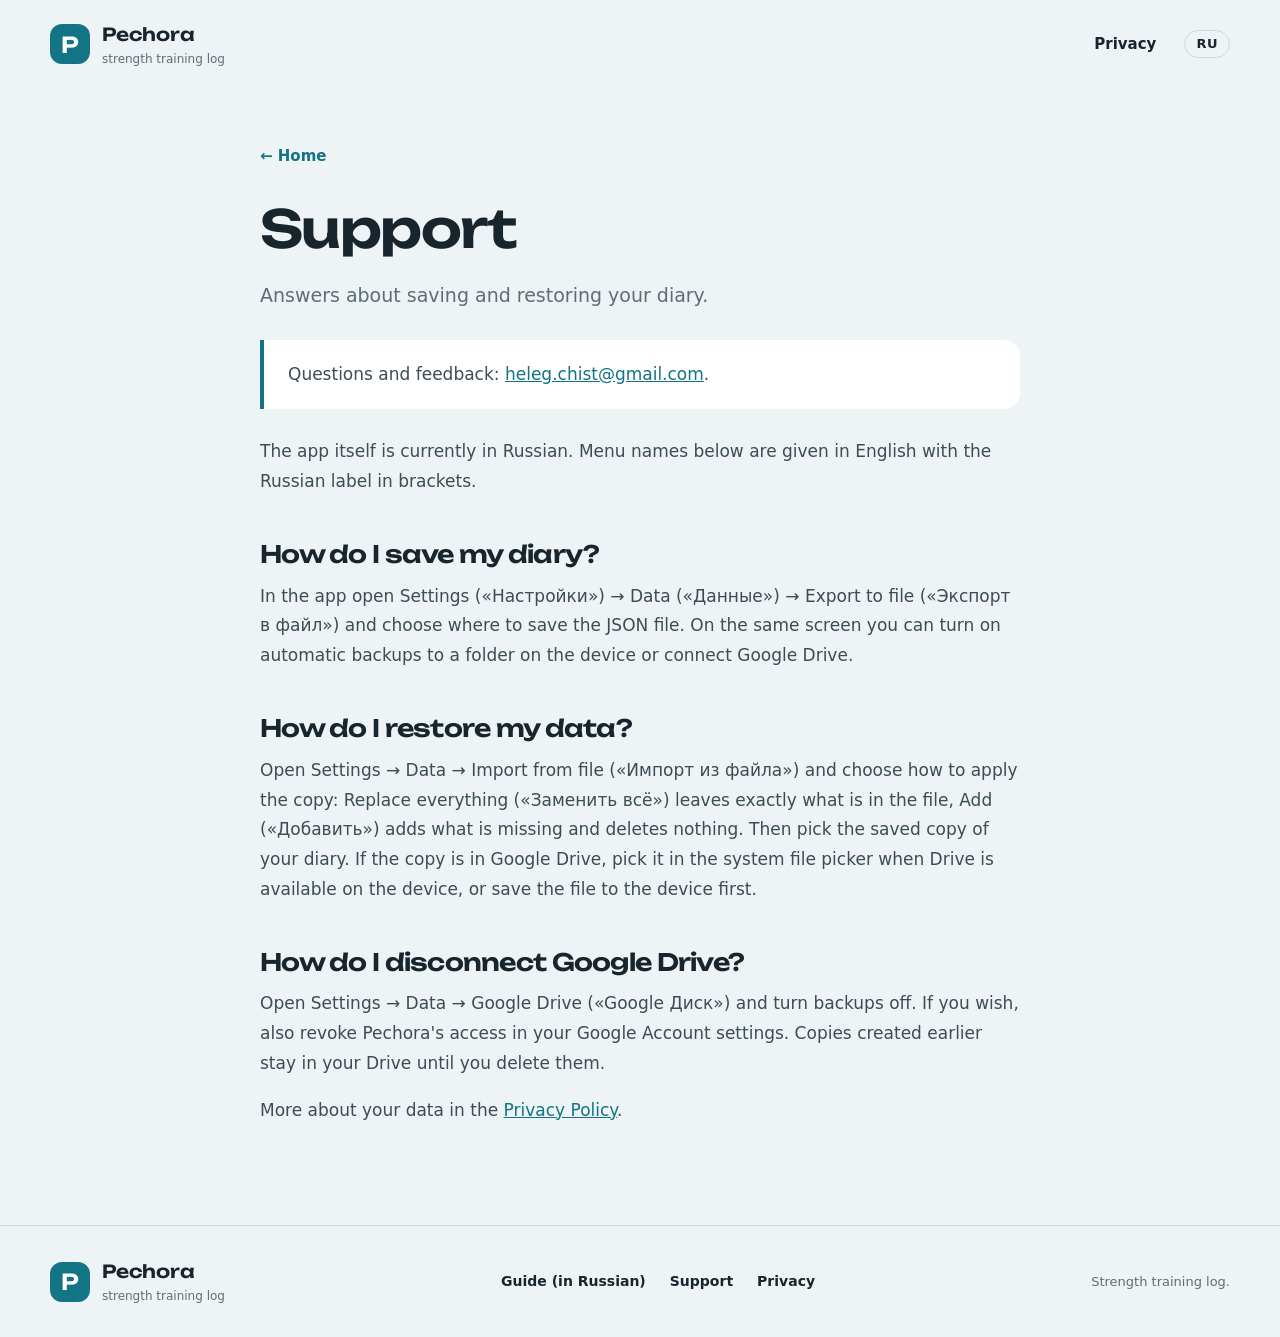
<file: en/support.html>
<!doctype html>
<html lang="en"><head><meta charset="utf-8"><meta name="viewport" content="width=device-width, initial-scale=1"><meta name="description" content="Pechora support and answers about your training diary data."><link rel="icon" href="../favicon.svg" type="image/svg+xml"><title>Support — Pechora</title><link rel="stylesheet" href="../styles.css"><link rel="alternate" hreflang="ru" href="https://pechora.iskateli.homes/support.html"><link rel="alternate" hreflang="en" href="https://pechora.iskateli.homes/en/support.html"></head>
<body><header class="header wrap"><a class="brand" href="./"><span class="brand-mark" aria-hidden="true">P</span><span>Pechora<small>strength training log</small></span></a><nav aria-label="Navigation"><a href="privacy.html">Privacy</a><a class="lang" href="../support.html" hreflang="ru" lang="ru" aria-label="Русская версия">RU</a></nav></header>
<main class="document wrap"><a class="back" href="./">← Home</a><h1>Support</h1><p class="lede">Answers about saving and restoring your diary.</p><div class="notice"><p>Questions and feedback: <a href="mailto:heleg.chist@gmail.com">heleg.chist@gmail.com</a>.</p></div>
<p>The app itself is currently in Russian. Menu names below are given in English with the Russian label in brackets.</p>
<h2>How do I save my diary?</h2><p>In the app open Settings («Настройки») → Data («Данные») → Export to file («Экспорт в файл») and choose where to save the JSON file. On the same screen you can turn on automatic backups to a folder on the device or connect Google Drive.</p>
<h2>How do I restore my data?</h2><p>Open Settings → Data → Import from file («Импорт из файла») and choose how to apply the copy: Replace everything («Заменить всё») leaves exactly what is in the file, Add («Добавить») adds what is missing and deletes nothing. Then pick the saved copy of your diary. If the copy is in Google Drive, pick it in the system file picker when Drive is available on the device, or save the file to the device first.</p>
<h2>How do I disconnect Google Drive?</h2><p>Open Settings → Data → Google Drive («Google Диск») and turn backups off. If you wish, also revoke Pechora's access in your Google Account settings. Copies created earlier stay in your Drive until you delete them.</p><p>More about your data in the <a href="privacy.html">Privacy Policy</a>.</p></main>
<footer class="footer"><div class="wrap footer-inner"><a class="brand" href="./"><span class="brand-mark" aria-hidden="true">P</span><span>Pechora<small>strength training log</small></span></a><div class="footer-links"><a href="../guide.html" hreflang="ru">Guide (in Russian)</a><a href="support.html">Support</a><a href="privacy.html">Privacy</a></div><p>Strength training log.</p></div></footer></body></html>
</file>
<file: styles.css>
/* Палитра — тема «Река» приложения (sharedUI/.../theme/Color.kt). Кармин рекорда
   на сайте не используется: в приложении он означает только личный рекорд. */
@font-face{font-family:"Unbounded";src:url("fonts/unbounded.woff2") format("woff2");font-weight:200 900;font-display:swap}
:root{
  --ground:#eef3f5;--surface:#fff;--well:#eaf0f2;
  --ink:#18252c;--muted:#5e6e76;--outline:#cfdbe0;--divider:#e5ecef;
  --action:#127485;--action-dark:#0b4651;--action-pale:#d9eef1;
  --plan:#a85a16;--plan-pale:#fcebdc;
  --display:"Unbounded",system-ui,sans-serif;
  --text:system-ui,-apple-system,BlinkMacSystemFont,"Segoe UI",Roboto,sans-serif;
  --shadow:0 24px 60px #12344038,0 4px 14px #1234401f;
}
*{box-sizing:border-box}
html{scroll-behavior:smooth}
body{margin:0;background:var(--ground);color:var(--ink);font-family:var(--text);line-height:1.5}
img{max-width:100%;height:auto;display:block}
a{color:inherit}
a:focus-visible{outline:3px solid var(--plan);outline-offset:4px;border-radius:4px}
h1,h2,h3,p{margin-top:0}
h1,h2{font-family:var(--display);font-weight:600;letter-spacing:-.03em;line-height:1.12}
.wrap{width:min(1180px,calc(100% - 32px));margin:auto}

/* Шапка и подвал */
.header{height:88px;display:flex;align-items:center;justify-content:space-between;gap:16px}
.brand{display:inline-flex;gap:12px;align-items:center;text-decoration:none;font-family:var(--display);font-weight:600;font-size:18px;letter-spacing:-.01em}
.brand small{display:block;font-family:var(--text);font-weight:500;font-size:12px;letter-spacing:0;color:var(--muted);margin-top:2px}
.brand-mark{width:40px;height:40px;flex:none;background:var(--action);color:#fff;display:grid;place-items:center;border-radius:12px;font-family:var(--display);font-size:22px;font-weight:600}
.header nav{display:flex;align-items:center;gap:28px;font-size:15px;font-weight:600}
.header nav a,.footer a{text-decoration:none}
.header nav a:hover,.footer a:hover{color:var(--action)}
.footer{border-top:1px solid var(--outline);padding:32px 0;margin-top:40px}
.footer-inner{display:flex;align-items:center;justify-content:space-between;gap:24px}
.footer-links{display:flex;flex-wrap:wrap;gap:24px;font-size:14px;font-weight:600}
.footer p{font-size:13px;color:var(--muted);margin:0}

/* Общие элементы */
.eyebrow{display:inline-block;font-size:13px;font-weight:700;letter-spacing:.08em;text-transform:uppercase;color:var(--plan)}
.button{display:inline-flex;gap:12px;align-items:center;background:var(--action);color:#fff;text-decoration:none;padding:16px 26px;border-radius:999px;font-weight:700;font-size:16px;margin-top:18px}
.button:hover{background:var(--action-dark)}
.text-link{color:var(--action);font-weight:700;text-decoration:none;border-bottom:2px solid var(--action-pale);padding-bottom:2px}
.text-link:hover{border-color:var(--action)}

/* Телефон со скриншотом */
.phone{width:290px;flex:none;background:var(--surface);padding:7px;border-radius:38px;box-shadow:var(--shadow)}
.phone img{border-radius:31px;aspect-ratio:720/1467;width:100%;background:var(--ground)}

/* Первый экран */
.hero{display:grid;grid-template-columns:1.05fr .95fr;gap:48px;align-items:center;padding:40px 0 96px}
.hero h1{font-size:clamp(34px,4.4vw,56px);margin:16px 0 22px}
.hero h1 span{color:var(--action)}
.lead{font-size:clamp(17px,1.6vw,20px);line-height:1.6;color:var(--muted);max-width:540px;margin-bottom:28px}
.cta{display:flex;flex-wrap:wrap;align-items:center;gap:14px 26px}
.store{display:inline-flex;flex-direction:column;background:var(--ink);color:#fff;padding:12px 24px;border-radius:16px;line-height:1.25}
.store small{font-size:12px;color:#b8c6cc}
.store b{font-size:18px}
.facts{list-style:none;padding:0;margin:36px 0 0;display:grid;grid-template-columns:repeat(2,minmax(0,1fr));gap:12px 24px;max-width:540px}
.facts li{display:flex;gap:10px;align-items:baseline;font-size:15px;font-weight:600}
.facts li:before{content:"";flex:none;width:8px;height:8px;border-radius:50%;background:var(--action);transform:translateY(-2px)}
.hero-phones{position:relative;display:flex;justify-content:center;min-height:620px}
.hero-phones .phone:first-child{transform:translate(-90px,40px) rotate(-4deg)}
.hero-phones .phone:last-child{position:absolute;transform:translate(110px,-10px) rotate(3deg)}

/* Возможности: строки «текст + телефон» */
.features{display:grid;gap:120px;padding:40px 0 120px}
.feature{display:grid;grid-template-columns:1fr 1fr;gap:64px;align-items:center}
.feature:nth-child(even) .feature-copy{order:2}
.feature-copy h2{font-size:clamp(28px,3.2vw,42px);margin:12px 0 18px}
.feature-copy p{font-size:17px;line-height:1.7;color:var(--muted);margin-bottom:0;max-width:520px}
.feature-copy ul{margin:22px 0 0;padding:0;list-style:none;display:grid;gap:12px;max-width:520px}
.feature-copy li{position:relative;padding-left:28px;font-size:16px;line-height:1.55}
.feature-copy li:before{content:"";position:absolute;left:0;top:.45em;width:14px;height:8px;border-left:2.5px solid var(--action);border-bottom:2.5px solid var(--action);transform:rotate(-45deg)}
.feature-art{display:flex;justify-content:center;gap:28px;padding:48px 24px;background:var(--surface);border-radius:40px}
.feature-art.tint{background:var(--action-pale)}
.feature-art.warm{background:var(--plan-pale)}
.feature-art .phone{width:260px}

/* Прогресс: три экрана в ряд */
.progress{padding:96px 0;background:var(--surface)}
.progress-head{max-width:720px;margin-bottom:48px}
.progress-head h2{font-size:clamp(28px,3.2vw,42px);margin:12px 0 18px}
.progress-head p{font-size:17px;line-height:1.7;color:var(--muted);margin:0}
.progress-grid{display:grid;grid-template-columns:repeat(3,1fr);gap:32px}
.progress-grid figure{margin:0;display:flex;flex-direction:column;align-items:center;gap:22px}
.progress-grid .phone{width:100%;max-width:280px;box-shadow:0 18px 44px #12344026,0 2px 10px #1234401a}
.progress-grid figcaption{font-size:15px;line-height:1.55;color:var(--muted);max-width:280px}
.progress-grid figcaption b{display:block;color:var(--ink);font-size:17px;margin-bottom:4px}

/* Данные */
.data{padding:110px 0 70px;display:grid;grid-template-columns:1fr 1fr;gap:64px;align-items:start}
.data h2{font-size:clamp(28px,3.2vw,42px);margin:12px 0 18px}
.data p{font-size:17px;line-height:1.7;color:var(--muted)}
.data-card{background:var(--surface);padding:32px;border-radius:28px}
.data-card h3{font-size:19px;margin-bottom:12px}
.data-card p{font-size:15px;margin-bottom:10px}
.data-card p:last-child{margin-bottom:0}

/* Приглашение в руководство */
.closing{margin:40px auto 60px;background:var(--action);color:#fff;border-radius:40px;padding:56px;display:flex;align-items:center;justify-content:space-between;gap:32px}
.closing h2{font-size:clamp(26px,3vw,38px);margin:0 0 10px}
.closing p{margin:0;color:#cfe7eb;font-size:17px}
.closing .button{background:#fff;color:var(--action-dark);margin:0;flex:none}
.closing .button:hover{background:var(--action-pale)}

/* Текстовые страницы: руководство, конфиденциальность, поддержка, 404 */
.document{max-width:760px;margin:56px auto 100px}
.document .back{font-size:15px;color:var(--action);text-decoration:none;font-weight:700}
.document h1{font-size:clamp(22px,6.2vw,52px);margin:32px 0 22px;overflow-wrap:break-word}
.document .lede{font-size:19px;line-height:1.65;color:var(--muted)}
.document h2{font-size:24px;margin:44px 0 14px}
.document p,.document li{font-size:17px;line-height:1.75;color:#3c4d55}
.document a:not(.back):not(.button){color:var(--action)}
.notice{background:var(--surface);border-left:4px solid var(--action);border-radius:0 16px 16px 0;padding:20px 24px;margin:28px 0}
.notice p{margin:0}
.notice p+p{margin-top:8px}
.document section[lang]{border-top:1px solid var(--outline);margin-top:64px;padding-top:8px}
.guide-nav{display:grid;gap:10px;background:var(--surface);border-radius:20px;padding:24px 28px;margin:35px 0}
.guide-nav strong{font-size:15px;margin-bottom:4px}
.guide-nav a{font-size:16px;text-decoration:none;color:var(--action)}
.guide-nav a:hover{text-decoration:underline}
.document section{scroll-margin-top:25px}
.document section h2{padding-top:18px;border-top:1px solid var(--outline)}
.document h3{font-family:var(--text);font-size:20px;margin:32px 0 10px}
.document li{padding-left:5px;margin-bottom:8px}
.guide section{margin-top:70px}
.guide section>h2{margin-top:14px}
.guide-figure{margin:32px 0;background:var(--surface);border-radius:24px;padding:24px;display:flex;gap:28px;align-items:center}
.guide-figure img{width:min(240px,48%);border-radius:18px;box-shadow:0 10px 30px #12344026}
.guide-figure figcaption{font-size:15px;line-height:1.6;color:var(--muted);max-width:300px}

@media(max-width:900px){
  .header{height:72px}
  .header nav{gap:18px;font-size:14px}
  .header nav .nav-wide{display:none}
  .hero{grid-template-columns:1fr;gap:24px;padding:24px 0 72px}
  .hero-phones{min-height:0;gap:16px;align-items:flex-start}
  .hero-phones .phone,.hero-phones .phone:first-child,.hero-phones .phone:last-child{position:static;transform:none;width:min(240px,calc(50% - 8px));padding:5px;border-radius:28px}
  .hero-phones .phone img{border-radius:23px}
  .hero-phones .phone:last-child{margin-top:32px}
  .features{gap:80px;padding:24px 0 80px}
  .feature{grid-template-columns:1fr;gap:28px}
  .feature:nth-child(even) .feature-copy{order:0}
  .feature-art{padding:32px 16px;border-radius:28px;gap:16px}
  .feature-art .phone{width:min(240px,46%)}
  .feature-art .phone:only-child{width:min(260px,80%)}
  .progress{padding:72px 0}
  .progress-grid{grid-template-columns:1fr;gap:48px}
  .data{grid-template-columns:1fr;gap:28px;padding:80px 0 40px}
  .closing{flex-direction:column;align-items:flex-start;padding:36px 28px;border-radius:28px}
  .footer-inner{flex-direction:column;align-items:flex-start}
  .guide-figure{flex-direction:column;align-items:center;padding:20px}
  .guide-figure img{width:min(300px,85%)}
  .guide-figure figcaption{max-width:none;text-align:center}
}
@media(max-width:420px){
  .brand small{display:none}
  .facts{grid-template-columns:1fr}
}

/* Переключатель языка: короткая метка другого языка в конце навигации */
.header nav .lang{border:1px solid var(--outline);border-radius:999px;padding:3px 11px;font-size:13px;letter-spacing:.04em;line-height:1.5}
.header nav .lang:hover{border-color:var(--action)}
</file>
